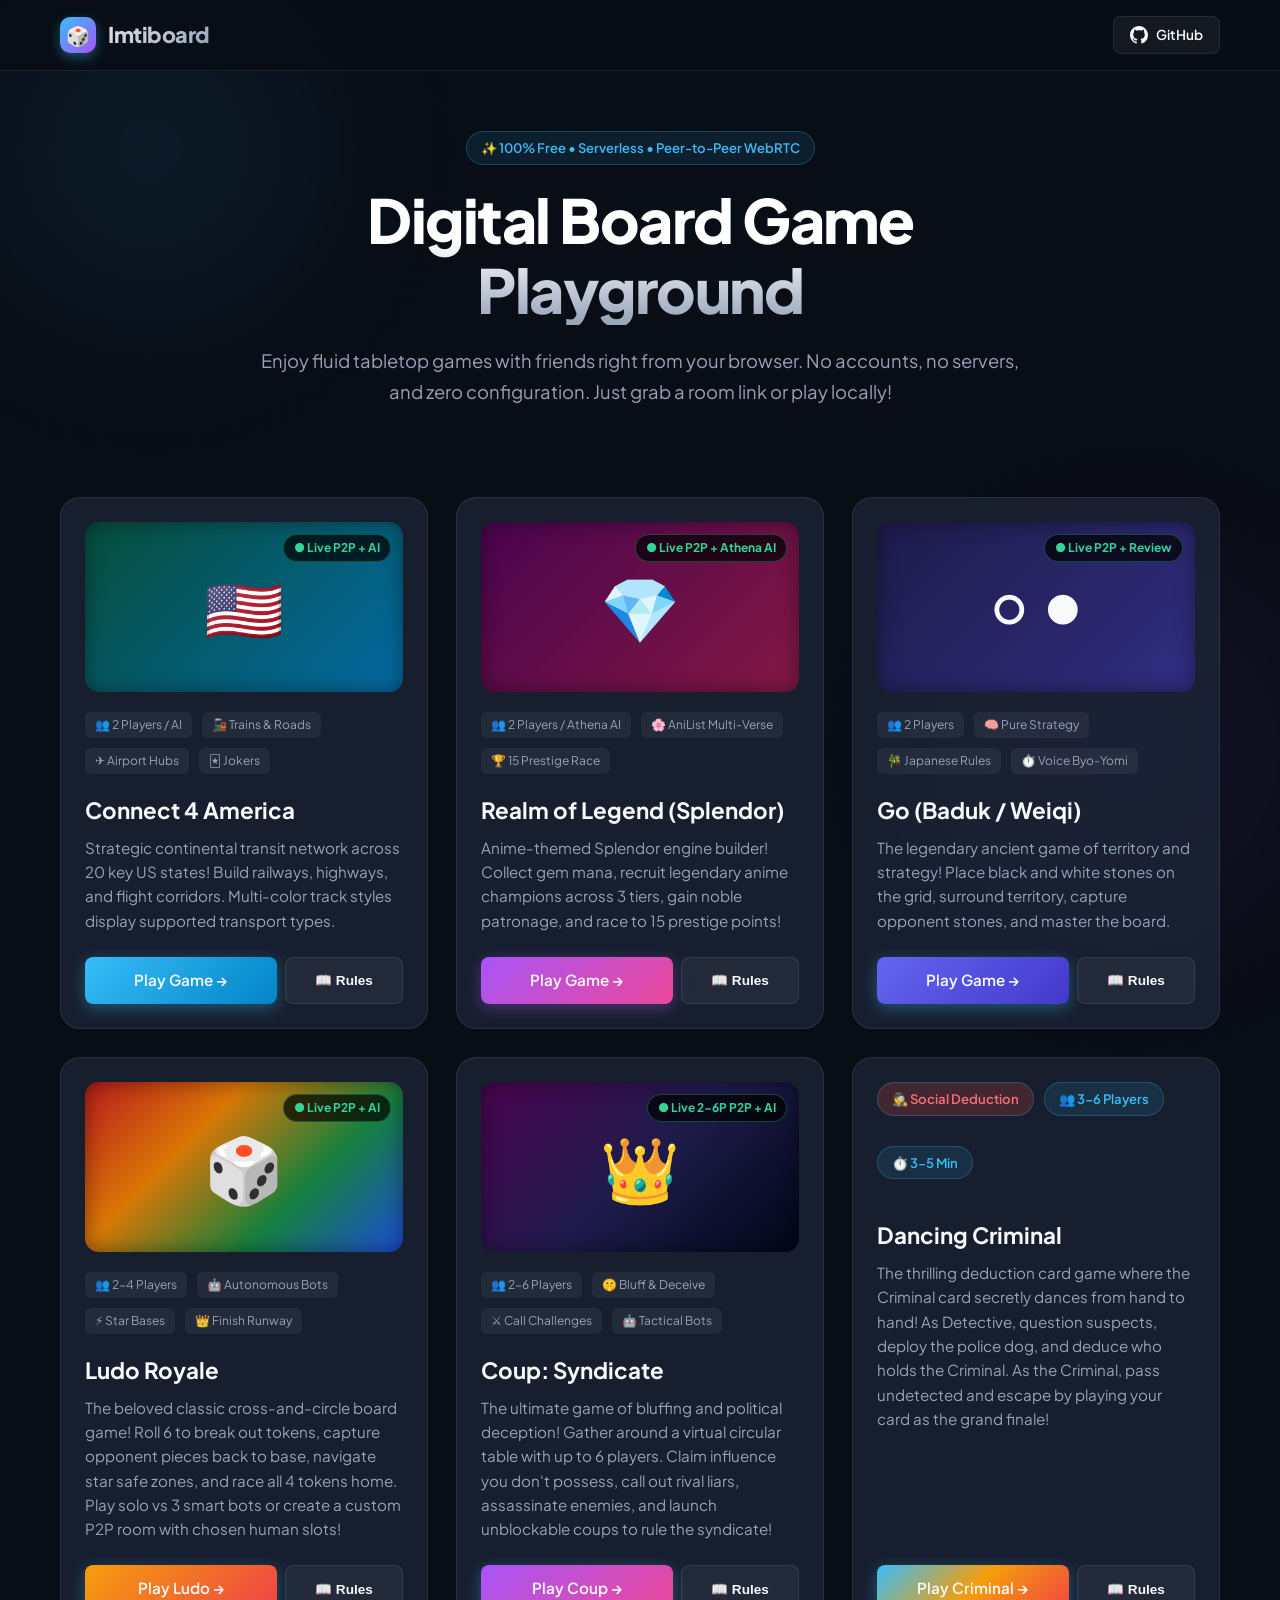
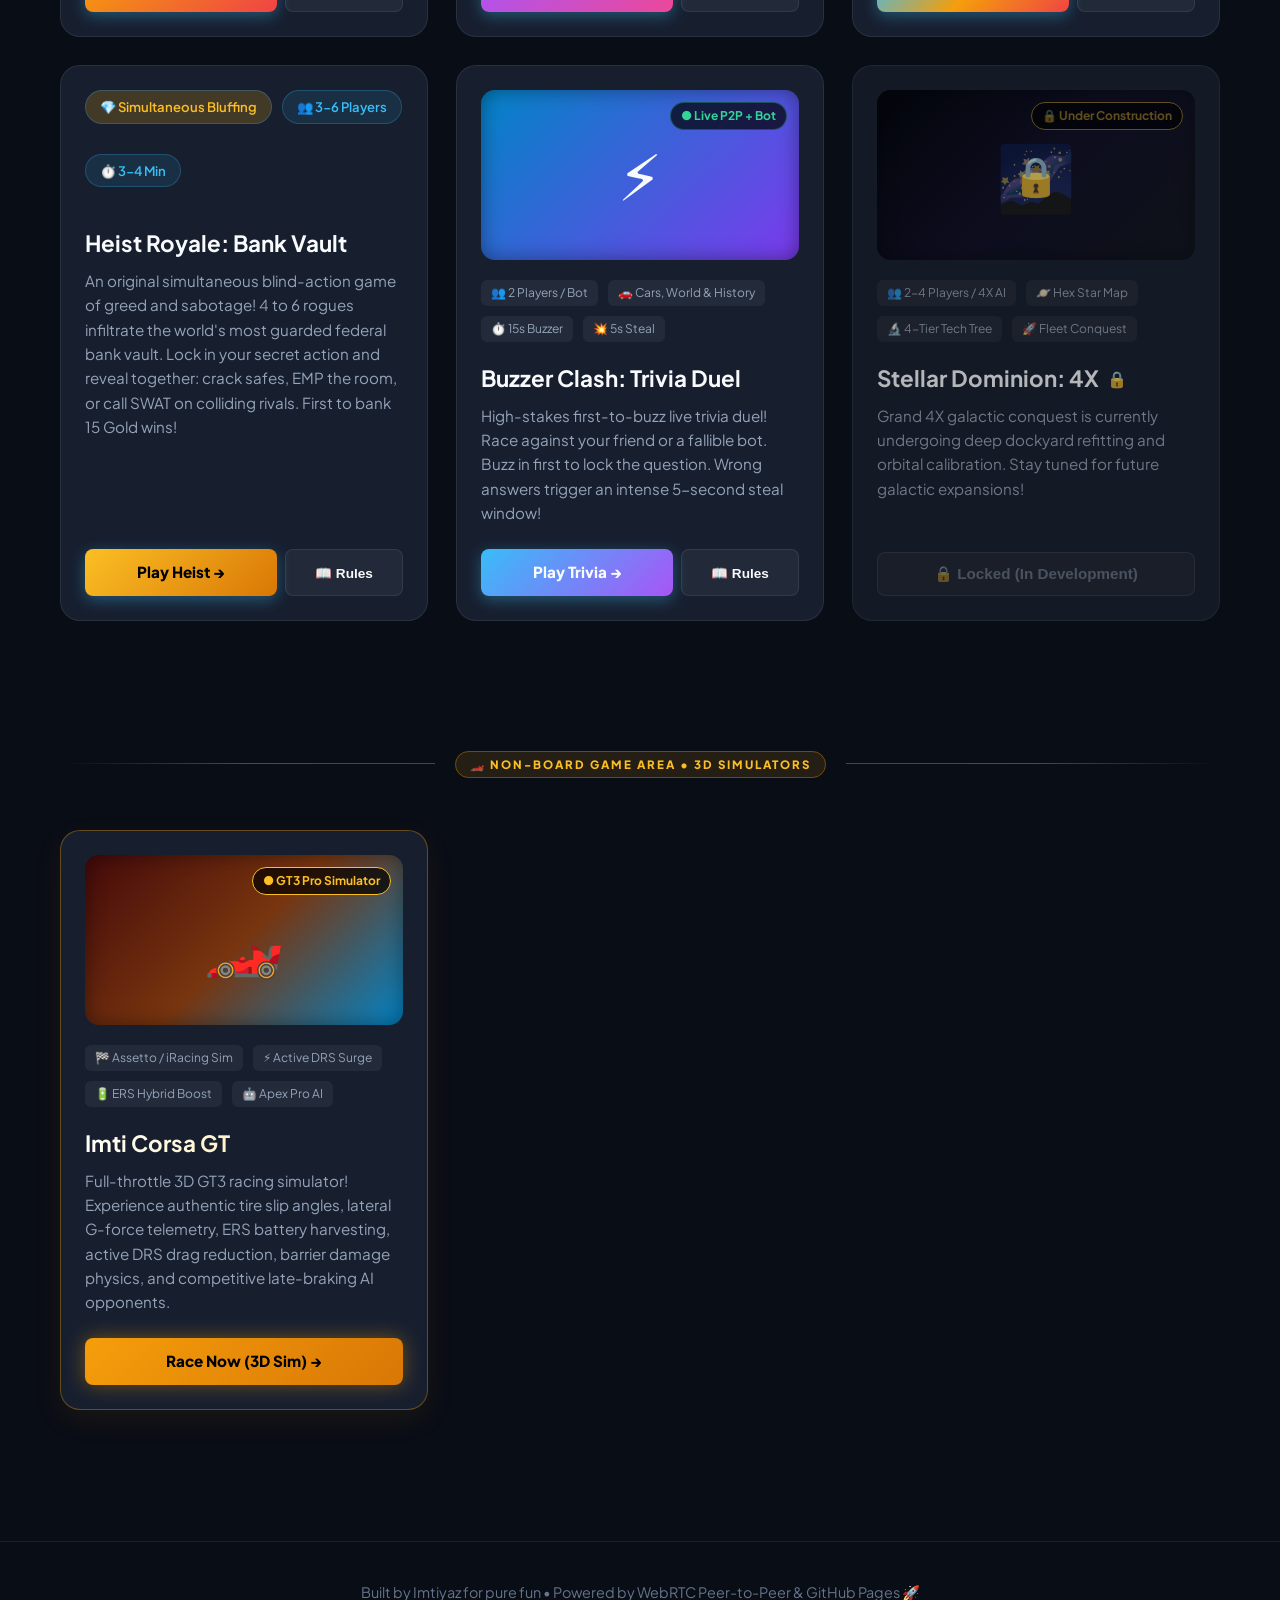
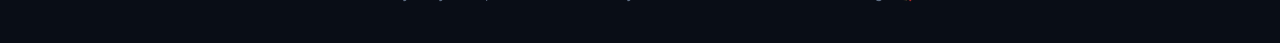
<file: index.html>
<!DOCTYPE html>
<html lang="en">
<head>
  <meta charset="UTF-8">
  <meta http-equiv="refresh" content="0; url=./home/">
  <script>
    window.location.replace("./home/");
  </script>
  <title>Redirecting to Board Game Portal...</title>
</head>
<body style="background:#0f172a; color:#94a3b8; font-family:system-ui,sans-serif; display:flex; align-items:center; justify-content:center; height:100vh; margin:0;">
  <p>Redirecting to <a href="./home/" style="color:#38bdf8;">Board Game Hub</a>...</p>
</body>
</html>
</file>
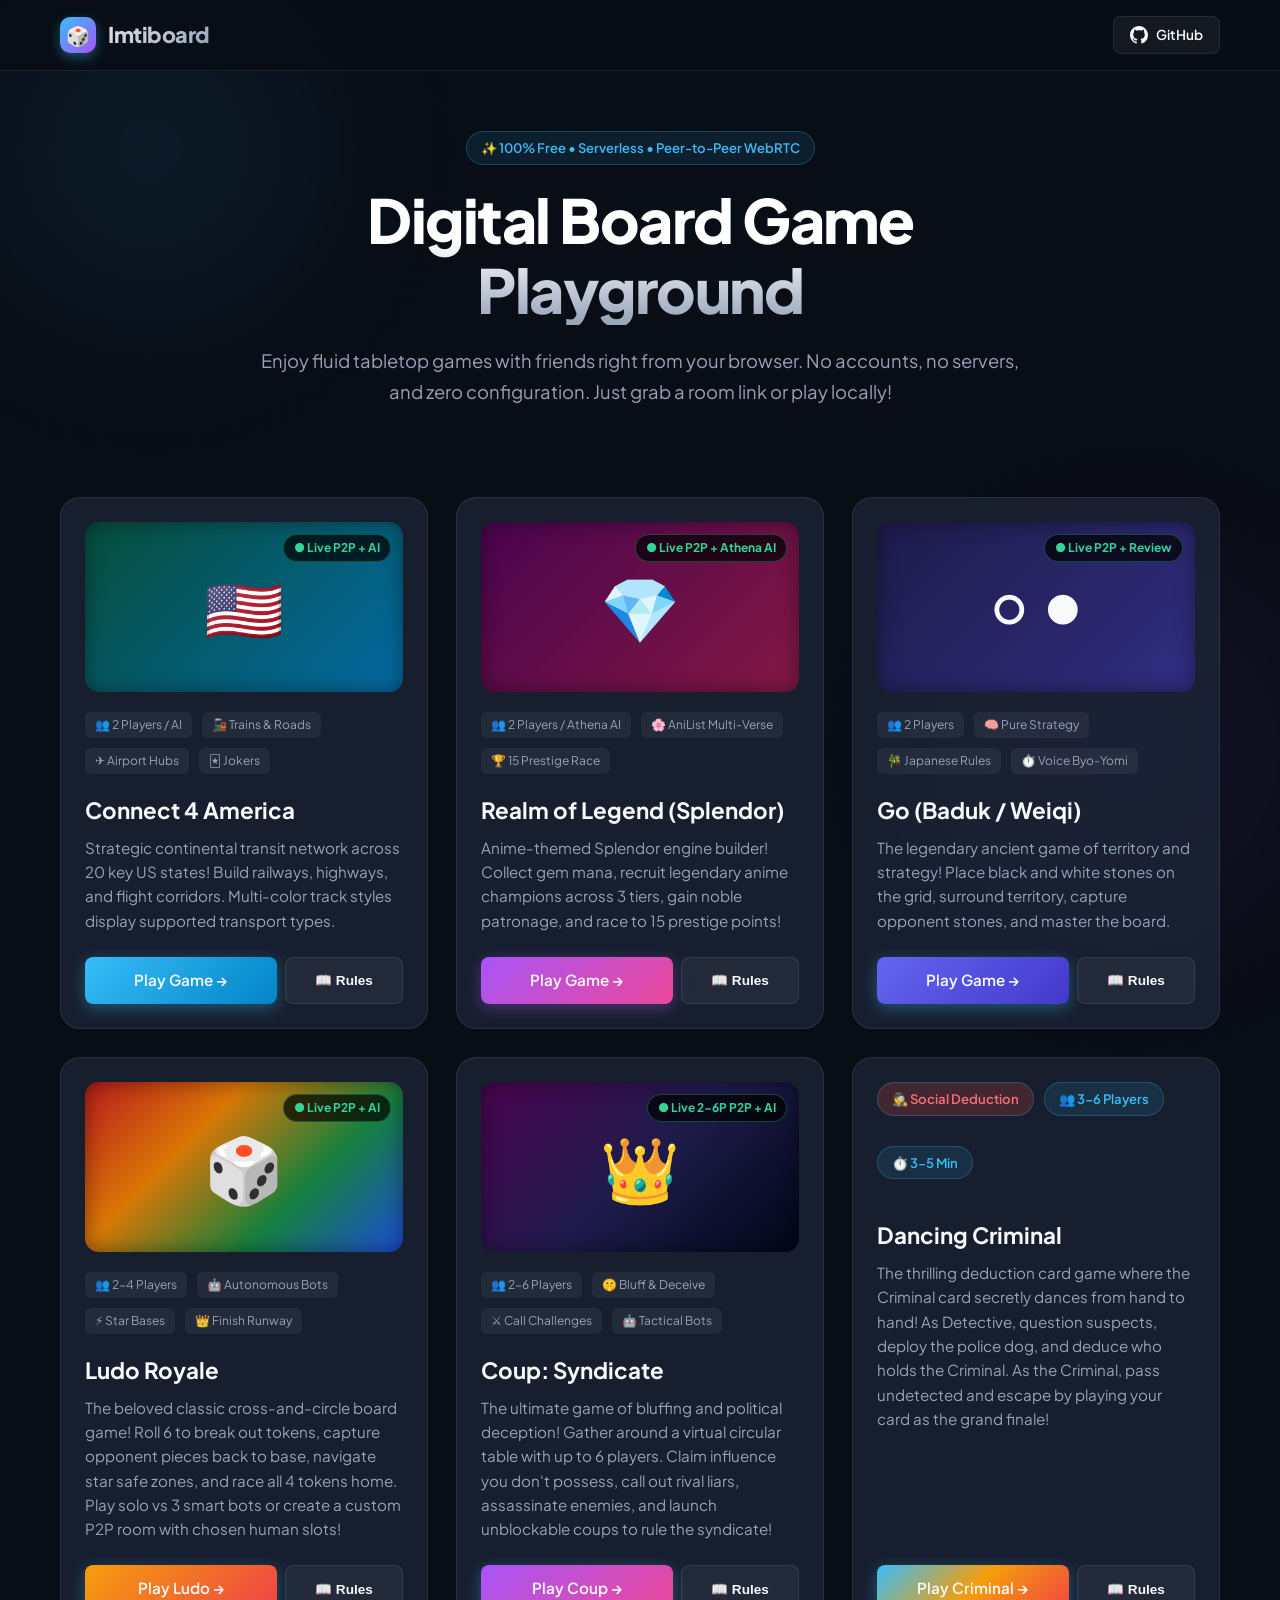
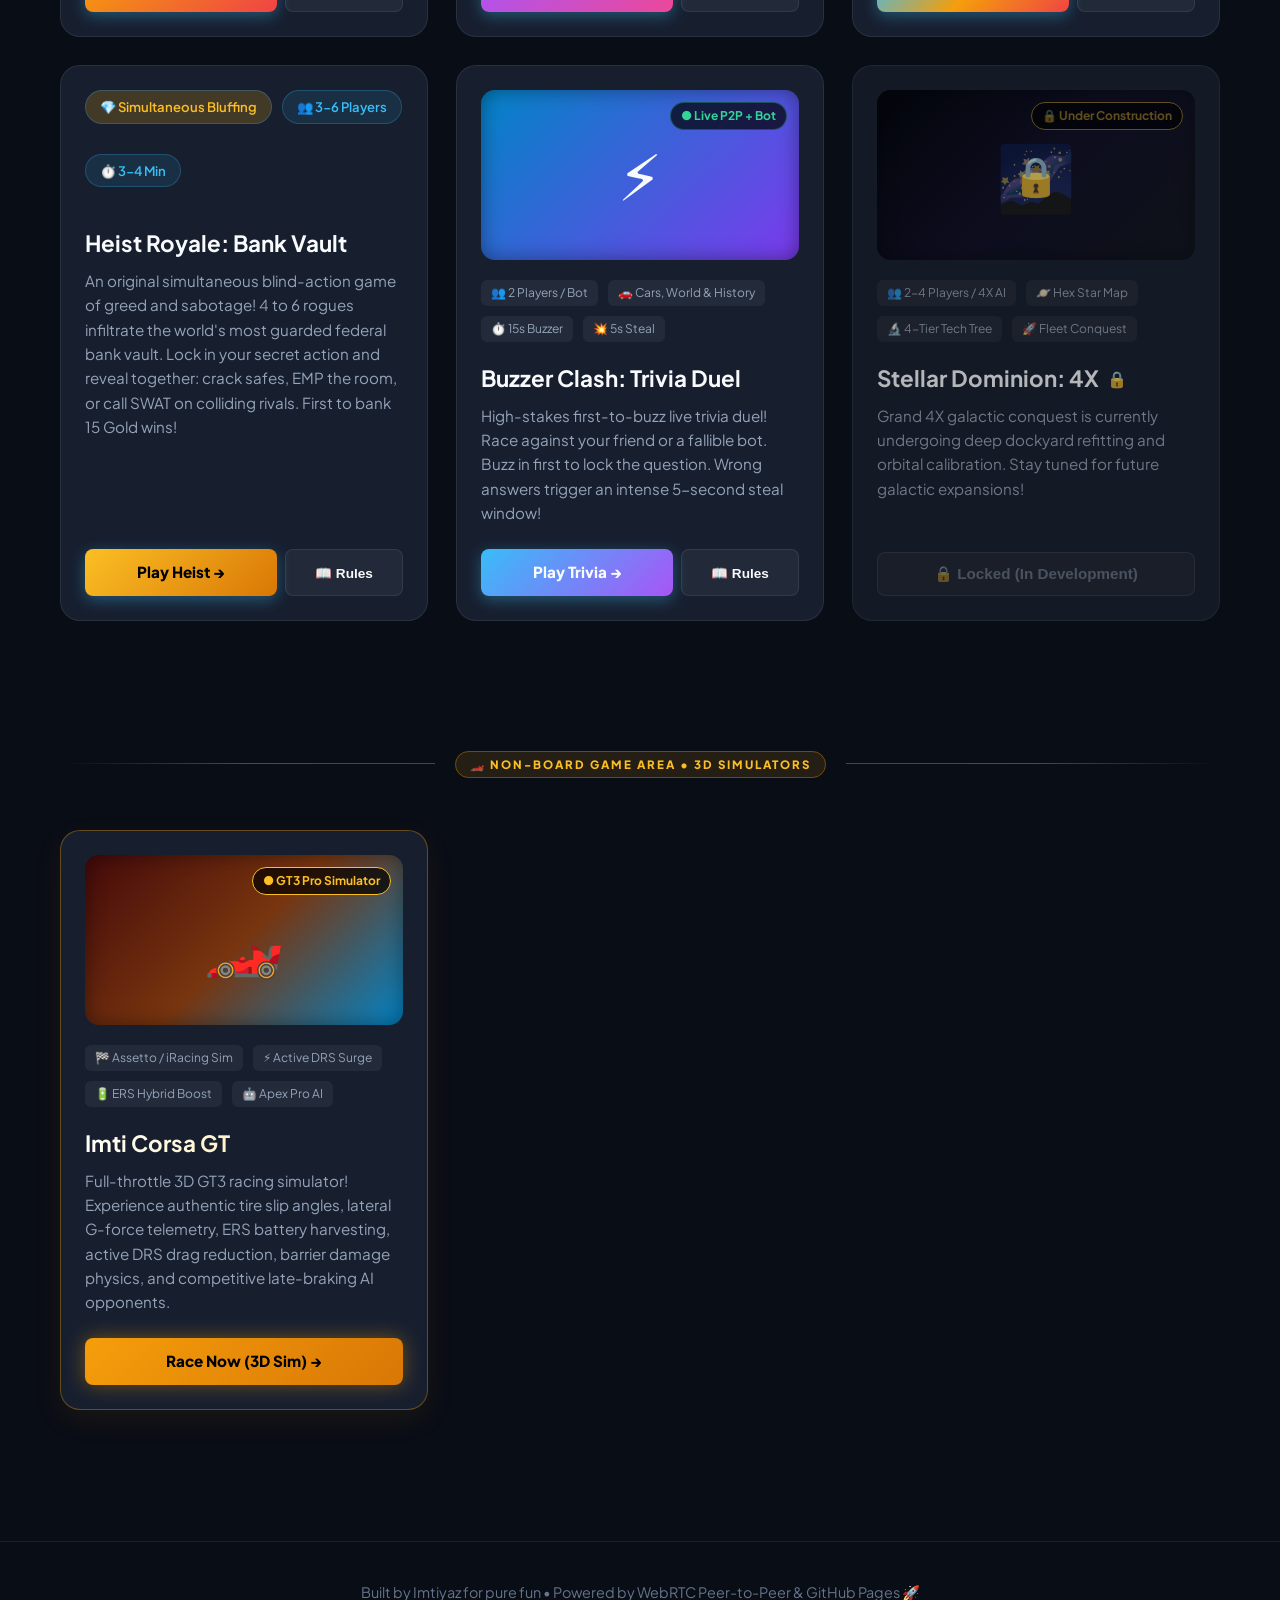
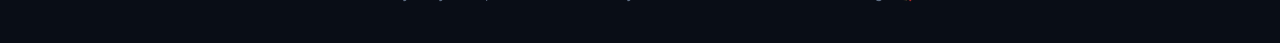
<file: home/index.html>
<!DOCTYPE html>
<html lang="en">
<head>
  <meta charset="UTF-8">
  <meta name="viewport" content="width=device-width, initial-scale=1.0">
  <title>Imtiboard | Modern Web Board Game Hub</title>
  <link rel="preconnect" href="https://fonts.googleapis.com">
  <link rel="preconnect" href="https://fonts.gstatic.com" crossorigin>
  <link href="https://fonts.googleapis.com/css2?family=Plus+Jakarta+Sans:wght@400;500;600;700;800&display=swap" rel="stylesheet">
  <link rel="stylesheet" href="../shared/common.css">
  <style>
    /* Header / Navbar */
    header {
      padding: 16px 0;
      border-bottom: 1px solid var(--border-color);
      position: sticky;
      top: 0;
      z-index: 50;
      background: rgba(9, 13, 22, 0.95);
      transform: translateZ(0);
    }
    @media (min-width: 768px) {
      header {
        background: rgba(9, 13, 22, 0.85);
        backdrop-filter: blur(12px);
        -webkit-backdrop-filter: blur(12px);
      }
    }
    .nav-content {
      display: flex;
      justify-content: space-between;
      align-items: center;
    }
    .logo-badge {
      display: flex;
      align-items: center;
      gap: 12px;
      font-weight: 800;
      font-size: 1.35rem;
      letter-spacing: -0.5px;
      background: linear-gradient(135deg, #fff, var(--text-muted));
      -webkit-background-clip: text;
      -webkit-text-fill-color: transparent;
      text-decoration: none;
    }
    .logo-icon {
      width: 36px;
      height: 36px;
      border-radius: 10px;
      background: linear-gradient(135deg, var(--accent-cyan), var(--accent-purple));
      display: flex;
      align-items: center;
      justify-content: center;
      font-size: 1.2rem;
      color: #fff;
      -webkit-text-fill-color: initial;
      box-shadow: 0 4px 12px rgba(56, 189, 248, 0.4);
    }

    /* Hero Section */
    .hero {
      padding: 60px 0 40px;
      text-align: center;
      max-width: 760px;
      margin: 0 auto;
    }
    .badge {
      display: inline-flex;
      align-items: center;
      gap: 6px;
      padding: 6px 14px;
      border-radius: 999px;
      font-size: 0.82rem;
      font-weight: 600;
      background: rgba(56, 189, 248, 0.1);
      border: 1px solid rgba(56, 189, 248, 0.25);
      color: var(--accent-cyan);
      margin-bottom: 20px;
    }
    .hero h1 {
      font-size: clamp(2.2rem, 5vw, 3.8rem);
      font-weight: 800;
      line-height: 1.15;
      letter-spacing: -1.5px;
      margin-bottom: 20px;
      background: linear-gradient(180deg, #ffffff 40%, #94a3b8 100%);
      -webkit-background-clip: text;
      -webkit-text-fill-color: transparent;
    }
    .hero p {
      font-size: 1.15rem;
      color: var(--text-muted);
      line-height: 1.7;
      margin-bottom: 30px;
    }

    /* Game Showcase Grid */
    .games-grid {
      display: grid;
      grid-template-columns: repeat(auto-fill, minmax(320px, 1fr));
      gap: 28px;
      padding: 20px 0 80px;
    }
    .game-card {
      border-radius: var(--radius-lg);
      padding: 24px;
      display: flex;
      flex-direction: column;
      justify-content: space-between;
      transition: transform 0.2s ease, border-color 0.2s ease, box-shadow 0.2s ease;
      position: relative;
      overflow: hidden;
      contain: content;
    }
    @media (hover: hover) {
      .game-card:hover {
        transform: translateY(-4px);
        border-color: rgba(255, 255, 255, 0.2);
        box-shadow: 0 12px 30px rgba(0, 0, 0, 0.4);
      }
    }
    .game-art-banner {
      width: 100%;
      height: 170px;
      border-radius: var(--radius-md);
      margin-bottom: 20px;
      display: flex;
      align-items: center;
      justify-content: center;
      position: relative;
      overflow: hidden;
      box-shadow: inset 0 0 20px rgba(0,0,0,0.4);
    }
    .game-badge-status {
      position: absolute;
      top: 12px;
      right: 12px;
      font-size: 0.75rem;
      font-weight: 700;
      padding: 4px 10px;
      border-radius: 999px;
      background: rgba(0, 0, 0, 0.7);
      backdrop-filter: blur(8px);
      color: #34d399;
      border: 1px solid rgba(52, 211, 153, 0.3);
    }
    .game-badge-wip {
      color: #fbbf24;
      border-color: rgba(251, 191, 36, 0.3);
    }
    .game-title {
      font-size: 1.4rem;
      font-weight: 700;
      margin-bottom: 8px;
    }
    .game-desc {
      font-size: 0.95rem;
      color: var(--text-muted);
      margin-bottom: 24px;
      line-height: 1.6;
      flex-grow: 1;
    }
    .game-meta {
      display: flex;
      gap: 10px;
      margin-bottom: 20px;
      flex-wrap: wrap;
    }
    .meta-tag {
      font-size: 0.75rem;
      padding: 4px 10px;
      border-radius: 6px;
      background: rgba(255, 255, 255, 0.05);
      color: var(--text-muted);
    }

    footer {
      border-top: 1px solid var(--border-color);
      padding: 40px 0;
      text-align: center;
      color: var(--text-dim);
      font-size: 0.9rem;
    }
  </style>
</head>
<body>
  <div class="ambient-glow glow-1"></div>
  <div class="ambient-glow glow-2"></div>

  <header>
    <div class="container nav-content">
      <a href="./" class="logo-badge">
        <div class="logo-icon">🎲</div>
        <span>Imtiboard</span>
      </a>
      <a href="https://github.com/imtiyaz-kazuha/boardgame-project" target="_blank" class="btn btn-secondary" style="padding: 8px 16px; font-size: 0.85rem;">
        <svg width="18" height="18" viewBox="0 0 24 24" fill="currentColor"><path d="M12 0C5.37 0 0 5.37 0 12c0 5.31 3.435 9.795 8.205 11.385.6.105.825-.255.825-.57 0-.285-.015-1.23-.015-2.235-3.015.555-3.795-.735-4.035-1.41-.135-.345-.72-1.41-1.23-1.695-.42-.225-1.02-.78-.015-.795.945-.015 1.62.87 1.845 1.23 1.08 1.815 2.805 1.305 3.495.99.105-.78.42-1.305.765-1.605-2.67-.3-5.46-1.335-5.46-5.925 0-1.305.465-2.385 1.23-3.225-.12-.3-.54-1.53.12-3.18 0 0 1.005-.315 3.3 1.23.96-.27 1.98-.405 3-.405s2.04.135 3 .405c2.295-1.56 3.3-1.23 3.3-1.23.66 1.65.24 2.88.12 3.18.765.84 1.23 1.905 1.23 3.225 0 4.605-2.805 5.625-5.475 5.925.435.375.81 1.095.81 2.22 0 1.605-.015 2.895-.015 3.3 0 .315.225.69.825.57A12.02 12.02 0 0024 12c0-6.63-5.37-12-12-12z"/></svg>
        GitHub
      </a>
    </div>
  </header>

  <main class="container">
    <section class="hero">
      <div class="badge">✨ 100% Free • Serverless • Peer-to-Peer WebRTC</div>
      <h1>Digital Board Game Playground</h1>
      <p>
        Enjoy fluid tabletop games with friends right from your browser. No accounts, no servers, and zero configuration. Just grab a room link or play locally!
      </p>
    </section>

    <section class="games-grid">
      <!-- Game 1: Connect 4 America -->
      <article class="glass-panel game-card">
        <div>
          <div class="game-art-banner" style="background: linear-gradient(135deg, #064e3b, #0369a1);">
            <div class="game-badge-status">● Live P2P + AI</div>
            <div style="font-size: 4rem;">🇺🇸</div>
          </div>
          <div class="game-meta">
            <span class="meta-tag">👥 2 Players / AI</span>
            <span class="meta-tag">🚂 Trains & Roads</span>
            <span class="meta-tag">✈️ Airport Hubs</span>
            <span class="meta-tag">🃏 Jokers</span>
          </div>
          <h2 class="game-title">Connect 4 America</h2>
          <p class="game-desc">
            Strategic continental transit network across 20 key US states! Build railways, highways, and flight corridors. Multi-color track styles display supported transport types.
          </p>
        </div>
        <div style="display: flex; gap: 8px;">
          <a href="../connect4america/" class="btn btn-primary" style="flex: 2;">
            Play Game →
          </a>
          <button id="rulesBtn" class="btn btn-secondary" style="flex: 1; font-size: 0.85rem;" onclick="openRulesModal()">
            📖 Rules
          </button>
        </div>
      </article>

      <!-- Game 2: Splendor (Anime Edition: Realm of Legend) -->
      <article class="glass-panel game-card">
        <div>
          <div class="game-art-banner" style="background: linear-gradient(135deg, #4a044e, #831843);">
            <div class="game-badge-status">● Live P2P + Athena AI</div>
            <div style="font-size: 4rem;">💎</div>
          </div>
          <div class="game-meta">
            <span class="meta-tag">👥 2 Players / Athena AI</span>
            <span class="meta-tag">🌸 AniList Multi-Verse</span>
            <span class="meta-tag">🏆 15 Prestige Race</span>
          </div>
          <h2 class="game-title">Realm of Legend (Splendor)</h2>
          <p class="game-desc">
            Anime-themed Splendor engine builder! Collect gem mana, recruit legendary anime champions across 3 tiers, gain noble patronage, and race to 15 prestige points!
          </p>
        </div>
        <div style="display: flex; gap: 8px;">
          <a href="../splendor/" class="btn btn-accent" style="flex: 2;">
            Play Game →
          </a>
          <button class="btn btn-secondary" style="flex: 1; font-size: 0.85rem;" onclick="openSplendorRulesModal()">
            📖 Rules
          </button>
        </div>
      </article>

      <!-- Game 3: Go / Baduk -->
      <article class="glass-panel game-card">
        <div>
          <div class="game-art-banner" style="background: linear-gradient(135deg, #1e1b4b, #312e81);">
            <div class="game-badge-status">● Live P2P + Review</div>
            <div style="font-size: 4rem;">⚪⚫</div>
          </div>
          <div class="game-meta">
            <span class="meta-tag">👥 2 Players</span>
            <span class="meta-tag">🧠 Pure Strategy</span>
            <span class="meta-tag">🎋 Japanese Rules</span>
            <span class="meta-tag">⏱️ Voice Byo-Yomi</span>
          </div>
          <h2 class="game-title">Go (Baduk / Weiqi)</h2>
          <p class="game-desc">
            The legendary ancient game of territory and strategy! Place black and white stones on the grid, surround territory, capture opponent stones, and master the board.
          </p>
        </div>
        <div style="display: flex; gap: 8px;">
          <a href="../go/" class="btn btn-primary" style="flex: 2; background: linear-gradient(135deg, #6366f1, #4338ca);">
            Play Game →
          </a>
          <button class="btn btn-secondary" style="flex: 1; font-size: 0.85rem;" onclick="openGoRulesModal()">
            📖 Rules
          </button>
        </div>
      </article>

      <!-- Game 4: Ludo Royale -->
      <article class="glass-panel game-card">
        <div>
          <div class="game-art-banner" style="background: linear-gradient(135deg, #b91c1c, #d97706, #15803d, #1d4ed8);">
            <div class="game-badge-status">● Live P2P + AI</div>
            <div style="font-size: 4rem;">🎲</div>
          </div>
          <div class="game-meta">
            <span class="meta-tag">👥 2-4 Players</span>
            <span class="meta-tag">🤖 Autonomous Bots</span>
            <span class="meta-tag">⚡ Star Bases</span>
            <span class="meta-tag">👑 Finish Runway</span>
          </div>
          <h2 class="game-title">Ludo Royale</h2>
          <p class="game-desc">
            The beloved classic cross-and-circle board game! Roll 6 to break out tokens, capture opponent pieces back to base, navigate star safe zones, and race all 4 tokens home. Play solo vs 3 smart bots or create a custom P2P room with chosen human slots!
          </p>
        </div>
        <div style="display: flex; gap: 8px;">
          <a href="../ludo/" class="btn btn-primary" style="flex: 2; background: linear-gradient(135deg, #f59e0b, #ef4444);">
            Play Ludo →
          </a>
          <button id="ludoRulesBtn" class="btn btn-secondary" style="flex: 1; font-size: 0.85rem;" onclick="openLudoRulesModal()">
            📖 Rules
          </button>
        </div>
      </article>

      <!-- Game 5: Coup (Dystopian Syndicate) -->
      <article class="glass-panel game-card">
        <div>
          <div class="game-art-banner" style="background: linear-gradient(135deg, #4a044e, #1e1b4b, #020617);">
            <div class="game-badge-status">● Live 2-6P P2P + AI</div>
            <div style="font-size: 4rem;">👑</div>
          </div>
          <div class="game-meta">
            <span class="meta-tag">👥 2-6 Players</span>
            <span class="meta-tag">🤫 Bluff & Deceive</span>
            <span class="meta-tag">⚔️ Call Challenges</span>
            <span class="meta-tag">🤖 Tactical Bots</span>
          </div>
          <h2 class="game-title">Coup: Syndicate</h2>
          <p class="game-desc">
            The ultimate game of bluffing and political deception! Gather around a virtual circular table with up to 6 players. Claim influence you don't possess, call out rival liars, assassinate enemies, and launch unblockable coups to rule the syndicate!
          </p>
        </div>
        <div style="display: flex; gap: 8px;">
          <a href="../coup/" class="btn btn-primary" style="flex: 2; background: linear-gradient(135deg, #a855f7, #ec4899);">
            Play Coup →
          </a>
          <button id="coupRulesBtn" class="btn btn-secondary" style="flex: 1; font-size: 0.85rem;" onclick="openCoupRulesModal()">
            📖 Rules
          </button>
        </div>
      </article>

      <!-- Game 4: Dancing Criminal (Criminal Dance) -->
      <article class="glass-panel game-card">
        <div>
          <div class="game-meta">
            <span class="badge" style="background: rgba(239, 68, 68, 0.2); color: #f87171;">🕵️ Social Deduction</span>
            <span class="badge">👥 3-6 Players</span>
            <span class="badge">⏱️ 3-5 Min</span>
          </div>
          <h2 class="game-title">Dancing Criminal</h2>
          <p class="game-desc">
            The thrilling deduction card game where the Criminal card secretly dances from hand to hand! As Detective, question suspects, deploy the police dog, and deduce who holds the Criminal. As the Criminal, pass undetected and escape by playing your card as the grand finale!
          </p>
        </div>
        <div style="display: flex; gap: 8px;">
          <a href="../criminaldance/" class="btn btn-primary" style="flex: 2; background: linear-gradient(135deg, #38bdf8, #f59e0b, #ef4444);">
            Play Criminal →
          </a>
          <button id="crimRulesBtn" class="btn btn-secondary" style="flex: 1; font-size: 0.85rem;" onclick="openCrimRulesModal()">
            📖 Rules
          </button>
        </div>
      </article>

      <!-- Game 5: Heist Royale (Original Invention) -->
      <article class="glass-panel game-card">
        <div>
          <div class="game-meta">
            <span class="badge" style="background: rgba(245, 158, 11, 0.2); color: #fbbf24;">💎 Simultaneous Bluffing</span>
            <span class="badge">👥 3-6 Players</span>
            <span class="badge">⏱️ 3-4 Min</span>
          </div>
          <h2 class="game-title">Heist Royale: Bank Vault</h2>
          <p class="game-desc">
            An original simultaneous blind-action game of greed and sabotage! 4 to 6 rogues infiltrate the world's most guarded federal bank vault. Lock in your secret action and reveal together: crack safes, EMP the room, or call SWAT on colliding rivals. First to bank 15 Gold wins!
          </p>
        </div>
        <div style="display: flex; gap: 8px;">
          <a href="../heistroyale/" class="btn btn-primary" style="flex: 2; background: linear-gradient(135deg, #fbbf24, #d97706); color: #000; font-weight: 800;">
            Play Heist →
          </a>
          <button id="heistRulesBtn" class="btn btn-secondary" style="flex: 1; font-size: 0.85rem;" onclick="openHeistRulesModal()">
            📖 Rules
          </button>
        </div>
      </article>

      <!-- Game 8: Buzzer Clash: Trivia Duel -->
      <article class="glass-panel game-card">
        <div>
          <div class="game-art-banner" style="background: linear-gradient(135deg, #0284c7, #7c3aed);">
            <div class="game-badge-status">● Live P2P + Bot</div>
            <div style="font-size: 4rem;">⚡</div>
          </div>
          <div class="game-meta">
            <span class="meta-tag">👥 2 Players / Bot</span>
            <span class="meta-tag">🚗 Cars, World & History</span>
            <span class="meta-tag">⏱️ 15s Buzzer</span>
            <span class="meta-tag">💥 5s Steal</span>
          </div>
          <h2 class="game-title">Buzzer Clash: Trivia Duel</h2>
          <p class="game-desc">
            High-stakes first-to-buzz live trivia duel! Race against your friend or a fallible bot. Buzz in first to lock the question. Wrong answers trigger an intense 5-second steal window!
          </p>
        </div>
        <div style="display: flex; gap: 8px;">
          <a href="../trivia/" class="btn btn-primary" style="flex: 2; background: linear-gradient(135deg, #38bdf8, #a855f7); font-weight: 800;">
            Play Trivia →
          </a>
          <button id="triviaRulesBtn" class="btn btn-secondary" style="flex: 1; font-size: 0.85rem;" onclick="openTriviaRulesModal()">
            📖 Rules
          </button>
        </div>
      </article>

      <!-- Game 9: Stellar Dominion (4X Galactic Empires) [LOCKED / UNDER CONSTRUCTION] -->
      <article class="glass-panel game-card" style="opacity: 0.72; filter: grayscale(20%);">
        <div>
          <div class="game-art-banner" style="background: linear-gradient(135deg, #030712, #1e1b4b, #1f2937); position: relative;">
            <div class="game-badge-status" style="border-color:#fbbf24; color:#fbbf24;">🔒 Under Construction</div>
            <div style="font-size: 4rem;">🌌</div>
            <div style="position: absolute; inset: 0; background: rgba(0,0,0,0.45); display: flex; align-items: center; justify-content: center; font-size: 2.4rem;">
              🔒
            </div>
          </div>
          <div class="game-meta">
            <span class="meta-tag">👥 2-4 Players / 4X AI</span>
            <span class="meta-tag">🪐 Hex Star Map</span>
            <span class="meta-tag">🔬 4-Tier Tech Tree</span>
            <span class="meta-tag">🚀 Fleet Conquest</span>
          </div>
          <h2 class="game-title" style="display: flex; align-items: center; gap: 8px;">
            <span>Stellar Dominion: 4X</span>
            <span style="font-size: 1rem;">🔒</span>
          </h2>
          <p class="game-desc">
            Grand 4X galactic conquest is currently undergoing deep dockyard refitting and orbital calibration. Stay tuned for future galactic expansions!
          </p>
        </div>
        <div style="display: flex; gap: 8px;">
          <button class="btn btn-secondary" disabled style="flex: 1; cursor: not-allowed; opacity: 0.6; font-weight: 800; background: rgba(255,255,255,0.06); border: 1px solid rgba(255,255,255,0.15); color: #94a3b8;">
            🔒 Locked (In Development)
          </button>
        </div>
      </article>
    </section>

    <!-- ======================================================== -->
    <!-- HORIZONTAL DIVIDER: NON-BOARD GAME AREA                   -->
    <!-- ======================================================== -->
    <div style="margin: 50px 0 35px; display: flex; align-items: center; gap: 20px;">
      <div style="flex: 1; height: 1px; background: linear-gradient(90deg, transparent, rgba(245, 158, 11, 0.4), rgba(56, 189, 248, 0.4));"></div>
      <div style="text-align: center; white-space: nowrap;">
        <span style="font-size: 0.72rem; font-weight: 900; letter-spacing: 2px; text-transform: uppercase; color: #fbbf24; background: rgba(245, 158, 11, 0.12); border: 1px solid rgba(245, 158, 11, 0.35); padding: 5px 14px; border-radius: 999px;">
          🏎️ Non-Board Game Area • 3D Simulators
        </span>
      </div>
      <div style="flex: 1; height: 1px; background: linear-gradient(90deg, rgba(56, 189, 248, 0.4), rgba(245, 158, 11, 0.4), transparent);"></div>
    </div>

    <!-- Non-Board Game Section -->
    <section class="games-grid" style="margin-bottom: 50px;">
      <!-- Simulation 1: Imti Corsa GT -->
      <article class="glass-panel game-card" style="border-color: rgba(245, 158, 11, 0.35); box-shadow: 0 10px 30px rgba(245, 158, 11, 0.08);">
        <div>
          <div class="game-art-banner" style="background: linear-gradient(135deg, #450a0a, #78350f, #0284c7);">
            <div class="game-badge-status" style="border-color: #fbbf24; color: #fbbf24;">● GT3 Pro Simulator</div>
            <div style="font-size: 4rem;">🏎️</div>
          </div>
          <div class="game-meta">
            <span class="meta-tag">🏁 Assetto / iRacing Sim</span>
            <span class="meta-tag">⚡ Active DRS Surge</span>
            <span class="meta-tag">🔋 ERS Hybrid Boost</span>
            <span class="meta-tag">🤖 Apex Pro AI</span>
          </div>
          <h2 class="game-title" style="background: linear-gradient(135deg, #fff, #fde68a); -webkit-background-clip: text; -webkit-text-fill-color: transparent;">
            Imti Corsa GT
          </h2>
          <p class="game-desc">
            Full-throttle 3D GT3 racing simulator! Experience authentic tire slip angles, lateral G-force telemetry, ERS battery harvesting, active DRS drag reduction, barrier damage physics, and competitive late-braking AI opponents.
          </p>
        </div>
        <div style="display: flex; gap: 8px;">
          <a href="../racing/" class="btn btn-primary" style="flex: 1; background: linear-gradient(135deg, #f59e0b, #d97706); color: #000; font-weight: 900; box-shadow: 0 0 20px rgba(245, 158, 11, 0.4);">
            Race Now (3D Sim) →
          </a>
        </div>
      </article>
    </section>
  </main>

  <!-- Rules Modal -->
  <div id="rulesModal" class="glass-panel" style="display:none; position:fixed; inset:0; background:rgba(0,0,0,0.85); backdrop-filter:blur(10px); z-index:200; align-items:center; justify-content:center; padding:20px;">
    <div class="glass-panel" style="width:100%; max-width:620px; max-height:85vh; overflow-y:auto; padding:28px; border-radius:var(--radius-lg); position:relative;">
      <h2 style="font-size:1.6rem; font-weight:800; margin-bottom:12px; background:linear-gradient(135deg, #38bdf8, #818cf8); -webkit-background-clip:text; -webkit-text-fill-color:transparent;">
        📖 How to Play: Connect 4 America
      </h2>
      
      <div style="font-size:0.92rem; color:var(--text-muted); line-height:1.7; display:flex; flex-direction:column; gap:16px;">
        <section>
          <h4 style="color:#f8fafc; margin-bottom:4px;">🎯 Objective & Game End</h4>
          <p>The expedition concludes whenever <strong>fewer than 2 unclaimed paths remain on the map</strong> (or all routes are exhausted). The player with the highest total score wins!</p>
        </section>

        <section>
          <h4 style="color:#f8fafc; margin-bottom:4px;">🗺️ States & Route Points Calculation</h4>
          <p>The board spans <strong>20 strategic US hub cities across 17 distinct states and districts</strong>. Points are calculated dynamically based on real geographic distance:</p>
          <ul style="padding-left:20px; margin-top:4px; display:flex; flex-direction:column; gap:4px;">
            <li><strong>Route Score:</strong> \(\approx 1\text{ pt per } 80\text{ km}\) of true Haversine distance (e.g. Seattle to San Francisco is 1,094 km = <strong>+14 pts</strong>).</li>
            <li><strong>Shared Quests:</strong> Completing shared cross-country bounties awards huge flat bonuses (<strong>+12 to +24 pts</strong>).</li>
          </ul>
        </section>

        <section>
          <h4 style="color:#f8fafc; margin-bottom:4px;">🎫 Transit Tickets, Card Odds & Color Coding</h4>
          <p>Unclaimed routes on the map display their supported transit types. When drawing cards, the balanced deck odds follow an exact <strong>3 : 5 : 4 : 1 ratio</strong> (out of 13 cards):</p>
          <ul style="padding-left:20px; margin-top:4px; display:flex; flex-direction:column; gap:4px;">
            <li><strong style="color:#a855f7;">✈️ Flight Cards (3 / 13 ~ 23%):</strong> Used on purple aerial corridors connecting ✈️ Airport Hubs.</li>
            <li><strong style="color:#facc15;">🚗 Road Cards (5 / 13 ~ 38%):</strong> Used on yellow interstate highway connections.</li>
            <li><strong style="color:#10b981;">🚂 Train Cards (4 / 13 ~ 31%):</strong> Used on green transcontinental rail corridors.</li>
            <li><strong style="color:#ec4899;">🃏 Wild Joker (1 / 13 ~ 8%):</strong> The ultimate wild card — can substitute for any ticket type!</li>
          </ul>
        </section>

        <section>
          <h4 style="color:#f8fafc; margin-bottom:4px;">🔥 High-Stakes Shared Quests (First-to-Claim)</h4>
          <p>Secret missions are <strong>shared public bounties</strong>! Both players race to connect the endpoints. <strong>The moment one player connects the quest, they claim the bonus points and that quest vanishes forever from the board!</strong></p>
        </section>

        <section>
          <h4 style="color:#f8fafc; margin-bottom:4px;">🎲 Team Assignment (Blue vs Red)</h4>
          <p>Players are randomly assigned to <strong>Team Blue 🔵</strong> or <strong>Team Red 🔴</strong> at the start of each match. Claimed routes are painted in your team color with distinct patterns (Solid Train, Dashed Road, Dotted Flight)!</p>
        </section>
      </div>

      <button class="btn btn-primary" style="width:100%; margin-top:20px;" onclick="closeRulesModal()">
        Got it! Close Rules
      </button>
    </div>
  </div>

  <!-- Ludo Rules Modal -->
  <div id="ludoRulesModal" class="glass-panel" style="display:none; position:fixed; inset:0; background:rgba(0,0,0,0.85); backdrop-filter:blur(10px); z-index:200; align-items:center; justify-content:center; padding:20px;">
    <div class="glass-panel" style="width:100%; max-width:620px; max-height:85vh; overflow-y:auto; padding:28px; border-radius:var(--radius-lg); position:relative;">
      <h2 style="font-size:1.6rem; font-weight:800; margin-bottom:12px; background:linear-gradient(135deg, #f59e0b, #ef4444); -webkit-background-clip:text; -webkit-text-fill-color:transparent;">
        🎲 How to Play: Ludo Royale
      </h2>
      
      <div style="font-size:0.92rem; color:var(--text-muted); line-height:1.7; display:flex; flex-direction:column; gap:16px;">
        <section>
          <h4 style="color:#f8fafc; margin-bottom:4px;">🎯 Objective</h4>
          <p>Navigate all 4 of your colored tokens around the 52-tile track and safely down your home runway into the center pocket. The first player to bring all 4 tokens home wins!</p>
        </section>

        <section>
          <h4 style="color:#f8fafc; margin-bottom:4px;">🎲 Rolling & Moving</h4>
          <ul style="padding-left:20px; margin-top:4px; display:flex; flex-direction:column; gap:4px;">
            <li>Roll a <strong>6</strong> to bring a token out of your yard onto your starting tile.</li>
            <li>Rolling a <strong>6 gives you an immediate bonus roll</strong>!</li>
            <li>Click your highlighted movable token to advance it by the dice value.</li>
          </ul>
        </section>

        <section>
          <h4 style="color:#f8fafc; margin-bottom:4px;">⚔️ Capturing & Safe Zones</h4>
          <p>Landing exactly on an opponent's token sends it <strong>back to their yard</strong> and grants you a bonus turn! However, <strong>Star tiles (⭐) and starting colored tiles are Safe Zones</strong> where pieces cannot be captured.</p>
        </section>

        <section>
          <h4 style="color:#f8fafc; margin-bottom:4px;">🤖 Autonomous Bots & Multiplayer</h4>
          <p>Play <strong>Solo vs 3 Bots</strong> right away, or host a <strong>P2P room</strong> with any human count (2, 3, or 4). Any seats not taken by humans are automatically played by smart tactical bots!</p>
        </section>
      </div>

      <button class="btn btn-primary" style="width:100%; margin-top:20px; background:linear-gradient(135deg, #f59e0b, #ef4444);" onclick="closeLudoRulesModal()">
        Got it! Close Rules
      </button>
    </div>
  </div>

  <!-- Coup Rules Modal -->
  <div id="coupRulesModal" class="glass-panel" style="display:none; position:fixed; inset:0; background:rgba(0,0,0,0.85); backdrop-filter:blur(10px); z-index:200; align-items:center; justify-content:center; padding:20px;">
    <div class="glass-panel" style="width:100%; max-width:620px; max-height:85vh; overflow-y:auto; padding:28px; border-radius:var(--radius-lg); position:relative;">
      <h2 style="font-size:1.6rem; font-weight:800; margin-bottom:12px; background:linear-gradient(135deg, #a855f7, #ec4899); -webkit-background-clip:text; -webkit-text-fill-color:transparent;">
        👑 How to Play: Coup Syndicate
      </h2>
      
      <div style="font-size:0.92rem; color:var(--text-muted); line-height:1.7; display:flex; flex-direction:column; gap:16px;">
        <section>
          <h4 style="color:#f8fafc; margin-bottom:4px;">🎯 Objective</h4>
          <p>Eliminate the influence of all other players and be the <strong>last player standing</strong> with any secret influence cards remaining.</p>
        </section>

        <section>
          <h4 style="color:#f8fafc; margin-bottom:4px;">🎭 The 5 Syndicate Roles</h4>
          <ul style="padding-left:20px; margin-top:4px; display:flex; flex-direction:column; gap:4px;">
            <li><strong>👑 Duke:</strong> Take 3 coins from Treasury. Blocks Foreign Aid.</li>
            <li><strong>🗡️ Assassin:</strong> Pay 3 coins to assassinate another player's card. (Can be blocked by Contessa).</li>
            <li><strong>📜 Captain:</strong> Steal 2 coins from any rival. Blocks Stealing.</li>
            <li><strong>🛡️ Contessa:</strong> Blocks assassination attempts on yourself.</li>
            <li><strong>🔍 Ambassador:</strong> Draw 2 cards from court deck to exchange. Blocks Stealing.</li>
          </ul>
        </section>

        <section>
          <h4 style="color:#f8fafc; margin-bottom:4px;">🤫 Bluffing, Challenges & Fast Flow</h4>
          <p>You can claim to hold <strong>any character card</strong>, even if you don't actually have it! Any living rival can shout <strong>⚔️ Challenge!</strong> within the 10-second timer. If all living players click <strong>✓ Pass</strong> or allow the action, the round continues <strong>immediately</strong> without waiting for the timer to expire!</p>
        </section>

        <section>
          <h4 style="color:#f8fafc; margin-bottom:4px;">💥 Launching a Coup</h4>
          <p>Pay 7 coins to launch an <strong>unblockable, unchallengeable Coup</strong> against any player to eliminate one of their influence cards. Mandatory if you hold 10+ coins!</p>
        </section>

        <section>
          <h4 style="color:#f8fafc; margin-bottom:4px;">🤖 2 to 6 Players & Tactical Bots</h4>
          <p>Play solo against up to 5 tactical bots, or create a P2P room with friends. Any empty table slots are automatically filled with AI agents that assess bluff probabilities!</p>
        </section>
      </div>

      <button class="btn btn-primary" style="width:100%; margin-top:20px; background:linear-gradient(135deg, #a855f7, #ec4899);" onclick="closeCoupRulesModal()">
        Got it! Close Rules
      </button>
    </div>
  </div>

  <!-- Dancing Criminal Rules Modal -->
  <div id="crimRulesModal" class="glass-panel" style="display:none; position:fixed; inset:0; background:rgba(0,0,0,0.85); backdrop-filter:blur(10px); z-index:200; align-items:center; justify-content:center; padding:20px;">
    <div class="glass-panel" style="width:100%; max-width:620px; max-height:85vh; overflow-y:auto; padding:28px; border-radius:var(--radius-lg); position:relative;">
      <h2 style="font-size:1.6rem; font-weight:800; margin-bottom:12px; background:linear-gradient(135deg, #38bdf8, #f59e0b, #ef4444); -webkit-background-clip:text; -webkit-text-fill-color:transparent;">
        🕵️ How to Play: Dancing Criminal
      </h2>
      
      <div style="font-size:0.92rem; color:var(--text-muted); line-height:1.7; display:flex; flex-direction:column; gap:16px;">
        <section>
          <h4 style="color:#f8fafc; margin-bottom:4px;">🎯 Objective & Win Conditions</h4>
          <p>Every player starts with <strong>4 cards</strong>. The Criminal card travels secretly between players through card trades and rumor swaps!</p>
          <ul style="padding-left:20px; margin-top:4px; display:flex; flex-direction:column; gap:4px;">
            <li><strong style="color:#ef4444;">🦹 Criminal Victory:</strong> If you hold the Criminal and play it as your <strong>very last card in hand</strong> without getting caught, you and any Accomplice win immediately!</li>
            <li><strong style="color:#38bdf8;">🕵️ Detective Victory:</strong> If you play the <strong>Detective</strong> card (against a target with \(\le 3\) cards) or <strong>Police Dog</strong> and catch the Criminal holder, the Detective team wins!</li>
          </ul>
        </section>

        <section>
          <h4 style="color:#f8fafc; margin-bottom:4px;">🃏 Core Cards & Powers</h4>
          <ul style="padding-left:20px; margin-top:4px; display:flex; flex-direction:column; gap:4px;">
            <li><strong>🦹 Criminal:</strong> Can ONLY be played as your final remaining card!</li>
            <li><strong>🕵️ Detective:</strong> Accuse a suspect with 3 or fewer cards. If correct, Detective wins!</li>
            <li><strong>🐕 Police Dog:</strong> Sniffs 1 card from a target suspect's hand to see if it is the Criminal.</li>
            <li><strong>🤝 Accomplice:</strong> You secretly become an ally to the Criminal and win together!</li>
            <li><strong>🪓 Alibi:</strong> Allows you to claim "Innocent" if accused by the Detective.</li>
            <li><strong>🔄 Information Trade:</strong> All players simultaneously pass 1 card to the left!</li>
            <li><strong>🤫 Rumor:</strong> Everyone takes 1 random card from the player on their right.</li>
          </ul>
        </section>

        <section>
          <h4 style="color:#f8fafc; margin-bottom:4px;">🤖 Solo with Bots or P2P Multiplayer</h4>
          <p>Play with <strong>3 to 6 players</strong>! Jump straight into a match against intelligent tactical bots, or host a room for friends.</p>
        </section>
      </div>

      <button class="btn btn-primary" style="width:100%; margin-top:20px; background:linear-gradient(135deg, #38bdf8, #f59e0b, #ef4444);" onclick="closeCrimRulesModal()">
        Got it! Close Rules
      </button>
    </div>
  </div>

  <!-- Heist Royale Rules Modal -->
  <div id="heistRulesModal" class="glass-panel" style="display:none; position:fixed; inset:0; background:rgba(0,0,0,0.85); backdrop-filter:blur(10px); z-index:200; align-items:center; justify-content:center; padding:20px;">
    <div class="glass-panel" style="width:100%; max-width:620px; max-height:85vh; overflow-y:auto; padding:28px; border-radius:var(--radius-lg); position:relative;">
      <h2 style="font-size:1.6rem; font-weight:800; margin-bottom:12px; background:linear-gradient(135deg, #fbbf24, #10b981); -webkit-background-clip:text; -webkit-text-fill-color:transparent;">
        💎 How to Play: Heist Royale (Bank Vault)
      </h2>
      
      <div style="font-size:0.92rem; color:var(--text-muted); line-height:1.7; display:flex; flex-direction:column; gap:16px;">
        <section>
          <h4 style="color:#f8fafc; margin-bottom:4px;">🎯 Objective & Win Conditions</h4>
          <p>Compete over <strong>8 intense rounds</strong> to escape with the largest fortune, or be the first mastermind to bank <strong>15+ Gold</strong> in your safehouse!</p>
        </section>

        <section>
          <h4 style="color:#f8fafc; margin-bottom:4px;">⚡ Simultaneous Action & Greed Collisions</h4>
          <p>Every turn, all players secretly lock in 1 card from their hand. <strong>Then all cards reveal simultaneously!</strong></p>
          <ul style="padding-left:20px; margin-top:4px; display:flex; flex-direction:column; gap:4px;">
            <li><strong>💰 Safecracker:</strong> Take 3 Gold from the vault. <em>(Fails if 2+ players pick Safecracker!)</em></li>
            <li><strong>💎 Cat Burglar:</strong> Steal the Giant Diamond (+5 Gold). <em>(Collides and fails if another rogue also picks Cat Burglar!)</em></li>
            <li><strong>🪓 Hacker:</strong> EMP blast! Steals 1 Gold from every rogue who successfully scores this turn.</li>
            <li><strong>🥷 Pickpocket:</strong> Target a rival; if they score gold this turn, snatch half of it!</li>
            <li><strong>🚨 The Snitch:</strong> Call Bank Security SWAT. If 2+ players collided this turn, collect a +4 Gold bounty from the bank!</li>
            <li><strong>🚗 Getaway Driver:</strong> Permanently bank all your loose gold into your safehouse (banked gold can never be stolen!).</li>
          </ul>
        </section>
      </div>

      <button class="btn btn-primary" style="width:100%; margin-top:20px; background:linear-gradient(135deg, #fbbf24, #d97706); color:#000; font-weight:800;" onclick="closeHeistRulesModal()">
        Got it! Close Rules
      </button>
    </div>
  </div>

  <!-- Realm of Legend (Splendor) Rules Modal -->
  <div id="splendorRulesModal" class="glass-panel" style="display:none; position:fixed; inset:0; background:rgba(0,0,0,0.85); backdrop-filter:blur(10px); z-index:200; align-items:center; justify-content:center; padding:20px;">
    <div class="glass-panel" style="width:100%; max-width:680px; max-height:85vh; overflow-y:auto; padding:28px; border-radius:var(--radius-lg); position:relative; border: 2px solid rgba(245, 158, 11, 0.4);">
      <h2 style="font-size:1.6rem; font-weight:800; margin-bottom:12px; background:linear-gradient(135deg, #f59e0b, #ec4899); -webkit-background-clip:text; -webkit-text-fill-color:transparent;">
        💎 How to Play: Realm of Legend (Splendor)
      </h2>
      
      <div style="font-size:0.92rem; color:var(--text-muted); line-height:1.7; display:flex; flex-direction:column; gap:16px;">
        <!-- Objective -->
        <div style="padding:14px; border-radius:12px; background:rgba(245, 158, 11, 0.1); border:1px solid rgba(245, 158, 11, 0.3);">
          <h4 style="color:#fbbf24; font-size:1rem; margin-bottom:4px; font-weight:800;">🏆 The Victory Objective</h4>
          <p style="color:#f1f5f9; margin:0;">
            Be the first player to reach <strong>15 Prestige Points</strong> by recruiting anime champions and winning the favor of legendary Noble patrons!
          </p>
        </div>

        <!-- 3 Actions -->
        <div>
          <h4 style="color:#a855f7; font-size:0.95rem; font-weight:800; text-transform:uppercase; margin-bottom:8px;">
            On Your Turn (Choose EXACTLY 1 Action):
          </h4>
          <div style="display:flex; flex-direction:column; gap:8px;">
            <div style="padding:12px; border-radius:10px; background:rgba(2, 6, 23, 0.8); border:1px solid rgba(255,255,255,0.08);">
              <strong style="color:#fff; display:block; margin-bottom:2px;">1. Take Gem Tokens from the Bank:</strong>
              <p style="margin:0; font-size:0.88rem; color:#94a3b8;">
                • Take <strong>3 different color gems</strong> (e.g. 1 Ruby, 1 Sapphire, 1 Emerald)<br/>
                • OR take <strong>2 identical color gems</strong> (only permitted if 4+ tokens of that color remain in bank).<br/>
                • <em>Note: Max token pouch hand limit is 10.</em>
              </p>
            </div>

            <div style="padding:12px; border-radius:10px; background:rgba(2, 6, 23, 0.8); border:1px solid rgba(255,255,255,0.08);">
              <strong style="color:#fff; display:block; margin-bottom:2px;">2. Recruit an Anime Champion:</strong>
              <p style="margin:0; font-size:0.88rem; color:#94a3b8;">
                Pay the required gem cost. Each recruited card gives you:
                <br/>• <strong>Prestige Points</strong> towards the 15 required to win.
                <br/>• <strong>A Permanent Gem Discount</strong>! Once recruited, this card permanently reduces all your future card purchases of that element!
              </p>
            </div>

            <div style="padding:12px; border-radius:10px; background:rgba(2, 6, 23, 0.8); border:1px solid rgba(255,255,255,0.08);">
              <strong style="color:#fff; display:block; margin-bottom:2px;">3. Reserve a Card:</strong>
              <p style="margin:0; font-size:0.88rem; color:#94a3b8;">
                Hold a card in your private hand (up to 3 held) to prevent your opponent from buying it, and claim <strong>1 Gold Wildcard</strong> token from the bank!
              </p>
            </div>
          </div>
        </div>

        <!-- Visual Card Anatomy Breakdown -->
        <div style="padding:16px; border-radius:14px; background:rgba(2, 6, 23, 0.95); border:1px solid rgba(255,255,255,0.12);">
          <h4 style="color:#f59e0b; font-size:0.95rem; font-weight:800; text-transform:uppercase; margin-bottom:12px;">
            🃏 Card Anatomy & Breakdown Example:
          </h4>

          <div style="display:flex; flex-wrap:wrap; gap:16px; align-items:center;">
            <!-- Real Sample Card Graphic -->
            <div style="width:170px; border-radius:12px; overflow:hidden; border:2px solid #f59e0b; background:#0f172a; box-shadow:0 10px 25px rgba(0,0,0,0.6); flex-shrink:0;">
              <!-- Header -->
              <div style="display:flex; justify-content:space-between; align-items:center; padding:6px 10px; background:rgba(0,0,0,0.85);">
                <span style="font-size:0.8rem; font-weight:900; color:#fbbf24; background:rgba(245,158,11,0.2); padding:2px 6px; border-radius:4px; border:1px solid rgba(245,158,11,0.4);">
                  🏆 4
                </span>
                <div style="width:22px; height:22px; border-radius:50%; background:#7e22ce; border:2px solid #fff; box-shadow:0 0 8px rgba(168,85,247,0.8); display:flex; align-items:center; justify-content:center;">
                  <span style="width:6px; height:6px; border-radius:50%; background:#fff;"></span>
                </div>
              </div>
              <!-- Art -->
              <div style="position:relative; width:100%; height:140px; background:#020617; overflow:hidden;">
                <img src="https://s4.anilist.co/file/anilistcdn/character/large/b127691-9zqh1xpIubn7.png" alt="Satoru Gojo" style="width:100%; height:100%; object-fit:cover; object-position:top;" loading="lazy">
                <div style="position:absolute; bottom:0; left:0; right:0; padding:6px; background:linear-gradient(to top, rgba(0,0,0,0.9), transparent);">
                  <div style="font-size:0.78rem; font-weight:900; color:#fff;">Satoru Gojou</div>
                  <div style="font-size:0.68rem; color:#94a3b8;">Jujutsu Kaisen</div>
                </div>
              </div>
              <!-- Cost Footer -->
              <div style="padding:6px 8px; background:#020617; border-top:1px solid rgba(255,255,255,0.08); display:flex; justify-content:space-between; align-items:center;">
                <div style="display:flex; gap:4px;">
                  <span style="width:20px; height:20px; border-radius:50%; background:#e11d48; font-size:0.7rem; font-weight:900; color:#fff; display:flex; align-items:center; justify-content:center; border:1px solid rgba(255,255,255,0.4);">3</span>
                  <span style="width:20px; height:20px; border-radius:50%; background:#0284c7; font-size:0.7rem; font-weight:900; color:#fff; display:flex; align-items:center; justify-content:center; border:1px solid rgba(255,255,255,0.4);">3</span>
                  <span style="width:20px; height:20px; border-radius:50%; background:#581c87; font-size:0.7rem; font-weight:900; color:#fff; display:flex; align-items:center; justify-content:center; border:1px solid rgba(255,255,255,0.4);">3</span>
                </div>
                <span style="font-size:0.7rem; font-weight:800; color:#fbbf24; background:rgba(245,158,11,0.2); padding:2px 6px; border-radius:4px;">Recruit</span>
              </div>
            </div>

            <!-- Labels -->
            <div style="display:flex; flex-direction:column; gap:8px; font-size:0.85rem; flex:1; min-width:200px;">
              <div>
                <strong style="color:#fbbf24;">🏆 Top Left:</strong> <strong>4 Prestige Points</strong> earned towards the 15 required for victory.
              </div>
              <div>
                <strong style="color:#c084fc;">💎 Top Right:</strong> <strong>Permanent Onyx Gem Discount</strong> (every future card requiring Onyx costs 1 less).
              </div>
              <div>
                <strong style="color:#f43f5e;">🪙 Bottom Row:</strong> <strong>Gem Cost</strong> (Requires 3 Ruby, 3 Sapphire, and 3 Onyx to recruit).
              </div>
            </div>
          </div>
        </div>

        <!-- Noble Patrons -->
        <div style="padding:14px; border-radius:12px; background:rgba(79, 70, 229, 0.15); border:1px solid rgba(99, 102, 241, 0.3);">
          <h4 style="color:#818cf8; font-size:1rem; margin-bottom:4px; font-weight:800;">👑 Noble Patrons (Worth 3 Points Each!)</h4>
          <p style="color:#e2e8f0; margin:0; font-size:0.88rem;">
            Noble patrons (like Gojo, Gear 5 Luffy, and Captain Levi) don't cost tokens. If your recruited cards provide the required bonus elements, the noble visits you automatically at the end of your turn!
          </p>
        </div>
      </div>

      <button class="btn btn-primary" style="width:100%; margin-top:20px; background:linear-gradient(135deg, #f59e0b, #ec4899); font-weight:800;" onclick="closeSplendorRulesModal()">
        Got it! Close Rules
      </button>
    </div>
  </div>

  <!-- Go (Baduk / Weiqi) Rules Modal -->
  <div id="goRulesModal" class="glass-panel" style="display:none; position:fixed; inset:0; background:rgba(0,0,0,0.85); backdrop-filter:blur(10px); z-index:200; align-items:center; justify-content:center; padding:20px;">
    <div class="glass-panel" style="width:100%; max-width:640px; max-height:85vh; overflow-y:auto; padding:28px; border-radius:var(--radius-lg); position:relative; border: 2px solid rgba(99, 102, 241, 0.4);">
      <h2 style="font-size:1.6rem; font-weight:800; margin-bottom:12px; background:linear-gradient(135deg, #818cf8, #c084fc); -webkit-background-clip:text; -webkit-text-fill-color:transparent;">
        ⚪⚫ How to Play: Go (Baduk / 碁)
      </h2>
      
      <div style="font-size:0.92rem; color:var(--text-muted); line-height:1.7; display:flex; flex-direction:column; gap:16px;">
        <section>
          <h4 style="color:#f8fafc; margin-bottom:4px;">🎯 Objective</h4>
          <p>Go is an ancient game of territory. Two players (Black and White) take turns placing stones on the grid intersections. The player who surrounds and controls the greatest territory on the board wins.</p>
        </section>

        <section>
          <h4 style="color:#818cf8; margin-bottom:4px;">⚔️ Liberties & Capturing Stones</h4>
          <p>Every stone or connected chain of stones has adjacent unoccupied intersections called <strong>Liberties</strong>. If all liberties of an opponent's group are occupied by your stones, the group is <strong>captured and removed</strong> from the board as prisoners!</p>
        </section>

        <section>
          <h4 style="color:#818cf8; margin-bottom:4px;">🚫 Basic Ko Rule & No Suicide</h4>
          <p>You cannot make a move that leaves your stone with zero liberties unless that move immediately captures opponent stones (suicide is illegal). The <strong>Ko rule</strong> prevents endless loops: you cannot immediately recapture a single stone if it repeats the exact previous board state.</p>
        </section>

        <section>
          <h4 style="color:#818cf8; margin-bottom:4px;">🎌 Japanese Rules & Komi</h4>
          <p>Black moves first. To compensate White for moving second, White receives <strong>6.5 Komi points</strong>. When both players pass consecutively, the game enters the removal phase to mark dead stones, and territory is tallied automatically!</p>
        </section>
      </div>

      <button class="btn btn-primary" style="width:100%; margin-top:20px; background:linear-gradient(135deg, #6366f1, #4338ca); font-weight:800;" onclick="closeGoRulesModal()">
        Got it! Close Rules
      </button>
    </div>
  </div>

  <!-- Buzzer Clash Rules Modal -->
  <div id="triviaRulesModal" class="glass-panel" style="display:none; position:fixed; inset:0; background:rgba(0,0,0,0.85); backdrop-filter:blur(10px); z-index:200; align-items:center; justify-content:center; padding:20px;">
    <div class="glass-panel" style="width:100%; max-width:640px; max-height:85vh; overflow-y:auto; padding:28px; border-radius:var(--radius-lg); position:relative; border: 2px solid rgba(56, 189, 248, 0.4);">
      <h2 style="font-size:1.6rem; font-weight:800; margin-bottom:12px; background:linear-gradient(135deg, #38bdf8, #a855f7); -webkit-background-clip:text; -webkit-text-fill-color:transparent;">
        ⚡ How to Play: Buzzer Clash
      </h2>
      
      <div style="font-size:0.92rem; color:var(--text-muted); line-height:1.7; display:flex; flex-direction:column; gap:16px;">
        <section>
          <h4 style="color:#38bdf8; margin-bottom:4px; font-weight:800;">⏱️ The 15-Second Buzzer</h4>
          <p>Each question has a 15-second countdown. <strong>First player to tap an answer locks the question!</strong> If nobody answers within 15 seconds, the question is automatically skipped and no points are awarded.</p>
        </section>

        <section>
          <h4 style="color:#10b981; margin-bottom:4px; font-weight:800;">🎯 Correct Answer & Speed Points</h4>
          <p>Answering correctly awards high points based on speed (up to <strong>1,100 pts</strong> for immediate buzzes, scaling down with the timer).</p>
        </section>

        <section>
          <h4 style="color:#ef4444; margin-bottom:4px; font-weight:800;">💥 Wrong Answer Penalty & 5-Second Steal</h4>
          <p>If you buzz in and answer <strong>wrong</strong>, you suffer a <strong>-250 point penalty</strong> and are locked out. Your opponent gets an intense <strong>5-second Steal Window</strong> to claim the points!</p>
        </section>

        <section>
          <h4 style="color:#fbbf24; margin-bottom:4px; font-weight:800;">🤖 Fallible AI & Custom Settings</h4>
          <p>Choose between 10, 20, or 30 questions across Cars & Automotive, Geography, History, Science, or All. In Solo mode, the AI simulates real human thinking delay and realistic mistakes (~50% to ~85% accuracy depending on difficulty)!</p>
        </section>
      </div>

      <button class="btn btn-primary" style="width:100%; margin-top:20px; background:linear-gradient(135deg, #38bdf8, #a855f7); font-weight:800;" onclick="closeTriviaRulesModal()">
        Got it! Close Rules
      </button>
    </div>
  </div>

  <script>
    function openRulesModal() {
      document.getElementById('rulesModal').style.display = 'flex';
    }
    function closeRulesModal() {
      document.getElementById('rulesModal').style.display = 'none';
    }
    function openLudoRulesModal() {
      document.getElementById('ludoRulesModal').style.display = 'flex';
    }
    function closeLudoRulesModal() {
      document.getElementById('ludoRulesModal').style.display = 'none';
    }
    function openCoupRulesModal() {
      document.getElementById('coupRulesModal').style.display = 'flex';
    }
    function closeCoupRulesModal() {
      document.getElementById('coupRulesModal').style.display = 'none';
    }
    function openCrimRulesModal() {
      document.getElementById('crimRulesModal').style.display = 'flex';
    }
    function closeCrimRulesModal() {
      document.getElementById('crimRulesModal').style.display = 'none';
    }
    function openHeistRulesModal() {
      document.getElementById('heistRulesModal').style.display = 'flex';
    }
    function closeHeistRulesModal() {
      document.getElementById('heistRulesModal').style.display = 'none';
    }
    function openSplendorRulesModal() {
      document.getElementById('splendorRulesModal').style.display = 'flex';
    }
    function closeSplendorRulesModal() {
      document.getElementById('splendorRulesModal').style.display = 'none';
    }
    function openGoRulesModal() {
      document.getElementById('goRulesModal').style.display = 'flex';
    }
    function closeGoRulesModal() {
      document.getElementById('goRulesModal').style.display = 'none';
    }
    function openTriviaRulesModal() {
      document.getElementById('triviaRulesModal').style.display = 'flex';
    }
    function closeTriviaRulesModal() {
      document.getElementById('triviaRulesModal').style.display = 'none';
    }
  </script>

  <footer>
    <div class="container">
      <p>Built by Imtiyaz for pure fun • Powered by WebRTC Peer-to-Peer & GitHub Pages 🚀</p>
    </div>
  </footer>
</body>
</html>
</file>
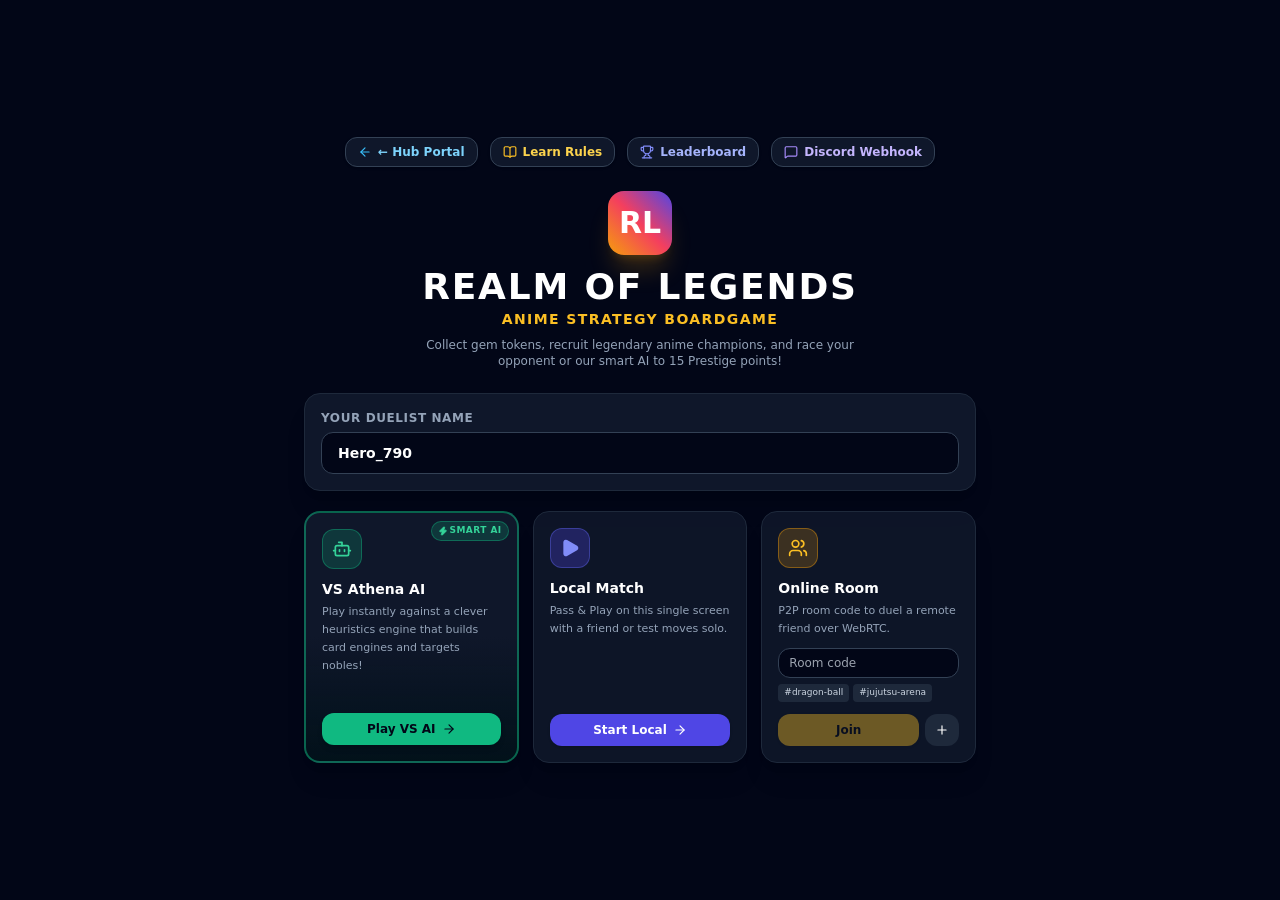
<file: splendor/index.html>
<!doctype html>
<html lang="en">
  <head>
    <meta charset="UTF-8" />
    <meta name="referrer" content="no-referrer" />
    <link rel="icon" type="image/svg+xml" href="data:image/svg+xml,<svg xmlns='http://www.w3.org/2000/svg' viewBox='0 0 100 100'><text y='.9em' font-size='90'>⚔️</text></svg>" />
    <meta name="viewport" content="width=device-width, initial-scale=1.0" />
    <title>Realm of Legends - Anime Card Battler & Gacha</title>
    <script type="module" crossorigin src="./assets/index-BkOUAHp3.js"></script>
    <link rel="stylesheet" crossorigin href="./assets/index-CJKCJD9Y.css">
  </head>
  <body>
    <div id="root"></div>
  </body>
</html>
</file>
<file: shared/common.css>
:root {
  --bg-primary: #090d16;
  --bg-secondary: #0f172a;
  --bg-card: rgba(30, 41, 59, 0.7);
  --border-color: rgba(255, 255, 255, 0.08);
  --accent-cyan: #38bdf8;
  --accent-purple: #a855f7;
  --accent-pink: #ec4899;
  --accent-amber: #f59e0b;
  --text-main: #f8fafc;
  --text-muted: #94a3b8;
  --text-dim: #64748b;
  --radius-sm: 8px;
  --radius-md: 14px;
  --radius-lg: 20px;
  --font-family: 'Plus Jakarta Sans', system-ui, -apple-system, sans-serif;
}

* {
  box-sizing: border-box;
  margin: 0;
  padding: 0;
  -webkit-tap-highlight-color: transparent;
}

body {
  font-family: var(--font-family);
  background-color: var(--bg-primary);
  color: var(--text-main);
  min-height: 100vh;
  overflow-x: hidden;
  position: relative;
  line-height: 1.5;
}

/* Background Ambient Glows - GPU Accelerated & Throttled */
.ambient-glow {
  position: fixed;
  width: 500px;
  height: 500px;
  border-radius: 50%;
  filter: blur(80px);
  pointer-events: none;
  z-index: 0;
  opacity: 0.12;
  will-change: transform;
  transform: translateZ(0);
}

.glow-1 {
  top: -100px;
  left: -100px;
  background: radial-gradient(circle, var(--accent-cyan), transparent 70%);
}

.glow-2 {
  bottom: -100px;
  right: -100px;
  background: radial-gradient(circle, var(--accent-purple), transparent 70%);
}

/* Glassmorphism Containers - Optimized for Mobile */
.glass-panel {
  background: rgba(15, 23, 42, 0.88);
  border: 1px solid var(--border-color);
  border-radius: var(--radius-md);
}

/* Only apply backdrop blur on non-touch or modern high-perf devices */
@supports (backdrop-filter: blur(8px)) {
  @media (min-width: 768px) {
    .glass-panel {
      background: var(--bg-card);
      backdrop-filter: blur(12px);
      -webkit-backdrop-filter: blur(12px);
    }
  }
}

/* Buttons */
.btn {
  display: inline-flex;
  align-items: center;
  justify-content: center;
  gap: 8px;
  font-weight: 600;
  font-size: 0.95rem;
  padding: 12px 20px;
  border-radius: var(--radius-sm);
  border: none;
  cursor: pointer;
  transition: all 0.2s cubic-bezier(0.4, 0, 0.2, 1);
  text-decoration: none;
  color: var(--text-main);
}

.btn:active {
  transform: scale(0.97);
}

.btn-primary {
  background: linear-gradient(135deg, var(--accent-cyan), #0284c7);
  box-shadow: 0 4px 15px rgba(56, 189, 248, 0.35);
}

.btn-primary:hover {
  box-shadow: 0 6px 20px rgba(56, 189, 248, 0.5);
  transform: translateY(-1px);
}

.btn-secondary {
  background: rgba(255, 255, 255, 0.05);
  border: 1px solid var(--border-color);
}

.btn-secondary:hover {
  background: rgba(255, 255, 255, 0.1);
  border-color: rgba(255, 255, 255, 0.2);
}

.btn-accent {
  background: linear-gradient(135deg, var(--accent-purple), var(--accent-pink));
  box-shadow: 0 4px 15px rgba(168, 85, 247, 0.35);
}

.btn-accent:hover {
  box-shadow: 0 6px 20px rgba(236, 72, 153, 0.5);
  transform: translateY(-1px);
}

/* Responsive Container */
.container {
  width: 100%;
  max-width: 1200px;
  margin: 0 auto;
  padding: 0 20px;
  position: relative;
  z-index: 1;
}
</file>
<file: splendor/assets/index-CJKCJD9Y.css>
*,:before,:after,::backdrop{--tw-border-spacing-x:0;--tw-border-spacing-y:0;--tw-translate-x:0;--tw-translate-y:0;--tw-rotate:0;--tw-skew-x:0;--tw-skew-y:0;--tw-scale-x:1;--tw-scale-y:1;--tw-pan-x: ;--tw-pan-y: ;--tw-pinch-zoom: ;--tw-scroll-snap-strictness:proximity;--tw-gradient-from-position: ;--tw-gradient-via-position: ;--tw-gradient-to-position: ;--tw-ordinal: ;--tw-slashed-zero: ;--tw-numeric-figure: ;--tw-numeric-spacing: ;--tw-numeric-fraction: ;--tw-ring-inset: ;--tw-ring-offset-width:0px;--tw-ring-offset-color:#fff;--tw-ring-color:#3b82f680;--tw-ring-offset-shadow:0 0 #0000;--tw-ring-shadow:0 0 #0000;--tw-shadow:0 0 #0000;--tw-shadow-colored:0 0 #0000;--tw-blur: ;--tw-brightness: ;--tw-contrast: ;--tw-grayscale: ;--tw-hue-rotate: ;--tw-invert: ;--tw-saturate: ;--tw-sepia: ;--tw-drop-shadow: ;--tw-backdrop-blur: ;--tw-backdrop-brightness: ;--tw-backdrop-contrast: ;--tw-backdrop-grayscale: ;--tw-backdrop-hue-rotate: ;--tw-backdrop-invert: ;--tw-backdrop-opacity: ;--tw-backdrop-saturate: ;--tw-backdrop-sepia: ;--tw-contain-size: ;--tw-contain-layout: ;--tw-contain-paint: ;--tw-contain-style: }*,:before,:after{box-sizing:border-box;border:0 solid #e5e7eb}:before,:after{--tw-content:""}html,:host{-webkit-text-size-adjust:100%;tab-size:4;font-feature-settings:normal;font-variation-settings:normal;-webkit-tap-highlight-color:transparent;font-family:ui-sans-serif,system-ui,sans-serif,Apple Color Emoji,Segoe UI Emoji,Segoe UI Symbol,Noto Color Emoji;line-height:1.5}body{line-height:inherit;margin:0}hr{height:0;color:inherit;border-top-width:1px}abbr:where([title]){-webkit-text-decoration:underline dotted;text-decoration:underline dotted}h1,h2,h3,h4,h5,h6{font-size:inherit;font-weight:inherit}a{color:inherit;-webkit-text-decoration:inherit;text-decoration:inherit}b,strong{font-weight:bolder}code,kbd,samp,pre{font-feature-settings:normal;font-variation-settings:normal;font-family:ui-monospace,SFMono-Regular,Menlo,Monaco,Consolas,Liberation Mono,Courier New,monospace;font-size:1em}small{font-size:80%}sub,sup{vertical-align:baseline;font-size:75%;line-height:0;position:relative}sub{bottom:-.25em}sup{top:-.5em}table{text-indent:0;border-color:inherit;border-collapse:collapse}button,input,optgroup,select,textarea{font-feature-settings:inherit;font-variation-settings:inherit;font-family:inherit;font-size:100%;font-weight:inherit;line-height:inherit;letter-spacing:inherit;color:inherit;margin:0;padding:0}button,select{text-transform:none}button,input:where([type=button]),input:where([type=reset]),input:where([type=submit]){-webkit-appearance:button;background-color:#0000;background-image:none}:-moz-focusring{outline:auto}:-moz-ui-invalid{box-shadow:none}progress{vertical-align:baseline}::-webkit-inner-spin-button{height:auto}::-webkit-outer-spin-button{height:auto}[type=search]{-webkit-appearance:textfield;outline-offset:-2px}::-webkit-search-decoration{-webkit-appearance:none}::-webkit-file-upload-button{-webkit-appearance:button;font:inherit}summary{display:list-item}blockquote,dl,dd,h1,h2,h3,h4,h5,h6,hr,figure,p,pre{margin:0}fieldset{margin:0;padding:0}legend{padding:0}ol,ul,menu{margin:0;padding:0;list-style:none}dialog{padding:0}textarea{resize:vertical}input::-moz-placeholder{opacity:1;color:#9ca3af}textarea::-moz-placeholder{opacity:1;color:#9ca3af}input::placeholder,textarea::placeholder{opacity:1;color:#9ca3af}button,[role=button]{cursor:pointer}:disabled{cursor:default}img,svg,video,canvas,audio,iframe,embed,object{vertical-align:middle;display:block}img,video{max-width:100%;height:auto}[hidden]:where(:not([hidden=until-found])){display:none}body{-webkit-user-select:none;user-select:none;--tw-bg-opacity:1;background-color:rgb(11 15 25/var(--tw-bg-opacity,1));--tw-text-opacity:1;color:rgb(241 245 249/var(--tw-text-opacity,1));-webkit-font-smoothing:antialiased;-moz-osx-font-smoothing:grayscale;font-family:ui-sans-serif,system-ui,sans-serif,Apple Color Emoji,Segoe UI Emoji,Segoe UI Symbol,Noto Color Emoji;overflow-x:hidden}.pointer-events-none{pointer-events:none}.pointer-events-auto{pointer-events:auto}.visible{visibility:visible}.fixed{position:fixed}.absolute{position:absolute}.relative{position:relative}.sticky{position:sticky}.inset-0{inset:0}.bottom-0{bottom:0}.bottom-1{bottom:.25rem}.bottom-2{bottom:.5rem}.left-0{left:0}.left-2{left:.5rem}.left-3\.5{left:.875rem}.right-0{right:0}.right-2{right:.5rem}.right-4{right:1rem}.top-0{top:0}.top-1\/2{top:50%}.top-2{top:.5rem}.top-4{top:1rem}.z-10{z-index:10}.z-30{z-index:30}.z-40{z-index:40}.z-50{z-index:50}.col-span-1{grid-column:span 1/span 1}.col-span-2{grid-column:span 2/span 2}.col-span-5{grid-column:span 5/span 5}.m-auto{margin:auto}.mx-auto{margin-left:auto;margin-right:auto}.my-auto{margin-top:auto;margin-bottom:auto}.-mt-1{margin-top:-.25rem}.mb-0\.5{margin-bottom:.125rem}.mb-1{margin-bottom:.25rem}.mb-1\.5{margin-bottom:.375rem}.mb-2{margin-bottom:.5rem}.mb-2\.5{margin-bottom:.625rem}.mb-3{margin-bottom:.75rem}.mb-4{margin-bottom:1rem}.mb-5{margin-bottom:1.25rem}.mb-6{margin-bottom:1.5rem}.mb-8{margin-bottom:2rem}.mr-1{margin-right:.25rem}.mt-0\.5{margin-top:.125rem}.mt-1{margin-top:.25rem}.mt-1\.5{margin-top:.375rem}.mt-2{margin-top:.5rem}.mt-2\.5{margin-top:.625rem}.mt-3{margin-top:.75rem}.mt-4{margin-top:1rem}.mt-5{margin-top:1.25rem}.mt-6{margin-top:1.5rem}.mt-8{margin-top:2rem}.line-clamp-2{-webkit-line-clamp:2;-webkit-box-orient:vertical;display:-webkit-box;overflow:hidden}.block{display:block}.inline{display:inline}.flex{display:flex}.inline-flex{display:inline-flex}.grid{display:grid}.hidden{display:none}.aspect-\[3\/4\]{aspect-ratio:3/4}.aspect-\[4\/5\]{aspect-ratio:4/5}.h-1{height:.25rem}.h-1\.5{height:.375rem}.h-10{height:2.5rem}.h-12{height:3rem}.h-14{height:3.5rem}.h-16{height:4rem}.h-2{height:.5rem}.h-2\.5{height:.625rem}.h-24{height:6rem}.h-3{height:.75rem}.h-3\.5{height:.875rem}.h-4{height:1rem}.h-5{height:1.25rem}.h-6{height:1.5rem}.h-7{height:1.75rem}.h-8{height:2rem}.h-9{height:2.25rem}.h-96{height:24rem}.h-full{height:100%}.max-h-36{max-height:9rem}.max-h-56{max-height:14rem}.max-h-72{max-height:18rem}.max-h-\[75vh\]{max-height:75vh}.min-h-0{min-height:0}.min-h-\[140px\]{min-height:140px}.min-h-\[32px\]{min-height:32px}.min-h-screen{min-height:100vh}.w-1{width:.25rem}.w-1\.5{width:.375rem}.w-10{width:2.5rem}.w-12{width:3rem}.w-14{width:3.5rem}.w-16{width:4rem}.w-2{width:.5rem}.w-2\.5{width:.625rem}.w-24{width:6rem}.w-3{width:.75rem}.w-3\.5{width:.875rem}.w-4{width:1rem}.w-44{width:11rem}.w-5{width:1.25rem}.w-6{width:1.5rem}.w-7{width:1.75rem}.w-8{width:2rem}.w-9{width:2.25rem}.w-96{width:24rem}.w-full{width:100%}.w-screen{width:100vw}.min-w-0{min-width:0}.max-w-2xl{max-width:42rem}.max-w-6xl{max-width:72rem}.max-w-7xl{max-width:80rem}.max-w-\[100px\]{max-width:100px}.max-w-\[140px\]{max-width:140px}.max-w-\[75px\]{max-width:75px}.max-w-\[80px\]{max-width:80px}.max-w-lg{max-width:32rem}.max-w-md{max-width:28rem}.max-w-sm{max-width:24rem}.max-w-xl{max-width:36rem}.max-w-xs{max-width:20rem}.flex-1{flex:1}.flex-shrink-0{flex-shrink:0}.-translate-y-1\/2{--tw-translate-y:-50%;transform:translate(var(--tw-translate-x), var(--tw-translate-y)) rotate(var(--tw-rotate)) skewX(var(--tw-skew-x)) skewY(var(--tw-skew-y)) scaleX(var(--tw-scale-x)) scaleY(var(--tw-scale-y))}.scale-\[1\.03\]{--tw-scale-x:1.03;--tw-scale-y:1.03;transform:translate(var(--tw-translate-x), var(--tw-translate-y)) rotate(var(--tw-rotate)) skewX(var(--tw-skew-x)) skewY(var(--tw-skew-y)) scaleX(var(--tw-scale-x)) scaleY(var(--tw-scale-y))}@keyframes bounce{0%,to{animation-timing-function:cubic-bezier(.8,0,1,1);transform:translateY(-25%)}50%{animation-timing-function:cubic-bezier(0,0,.2,1);transform:none}}.animate-bounce{animation:1s infinite bounce}@keyframes ping{75%,to{opacity:0;transform:scale(2)}}.animate-ping{animation:1s cubic-bezier(0,0,.2,1) infinite ping}@keyframes pulse{50%{opacity:.5}}.animate-pulse{animation:2s cubic-bezier(.4,0,.6,1) infinite pulse}@keyframes spin{to{transform:rotate(360deg)}}.animate-spin{animation:1s linear infinite spin}.cursor-not-allowed{cursor:not-allowed}.cursor-pointer{cursor:pointer}.grid-cols-1{grid-template-columns:repeat(1,minmax(0,1fr))}.grid-cols-12{grid-template-columns:repeat(12,minmax(0,1fr))}.grid-cols-2{grid-template-columns:repeat(2,minmax(0,1fr))}.grid-cols-3{grid-template-columns:repeat(3,minmax(0,1fr))}.grid-cols-6{grid-template-columns:repeat(6,minmax(0,1fr))}.flex-col{flex-direction:column}.flex-wrap{flex-wrap:wrap}.items-start{align-items:flex-start}.items-end{align-items:flex-end}.items-center{align-items:center}.items-stretch{align-items:stretch}.justify-center{justify-content:center}.justify-between{justify-content:space-between}.gap-0\.5{gap:.125rem}.gap-1{gap:.25rem}.gap-1\.5{gap:.375rem}.gap-2{gap:.5rem}.gap-2\.5{gap:.625rem}.gap-3{gap:.75rem}.gap-3\.5{gap:.875rem}.gap-4{gap:1rem}.gap-8{gap:2rem}.-space-x-1\.5>:not([hidden])~:not([hidden]){--tw-space-x-reverse:0;margin-right:calc(-.375rem * var(--tw-space-x-reverse));margin-left:calc(-.375rem * calc(1 - var(--tw-space-x-reverse)))}.space-y-1>:not([hidden])~:not([hidden]){--tw-space-y-reverse:0;margin-top:calc(.25rem * calc(1 - var(--tw-space-y-reverse)));margin-bottom:calc(.25rem * var(--tw-space-y-reverse))}.space-y-2>:not([hidden])~:not([hidden]){--tw-space-y-reverse:0;margin-top:calc(.5rem * calc(1 - var(--tw-space-y-reverse)));margin-bottom:calc(.5rem * var(--tw-space-y-reverse))}.space-y-4>:not([hidden])~:not([hidden]){--tw-space-y-reverse:0;margin-top:calc(1rem * calc(1 - var(--tw-space-y-reverse)));margin-bottom:calc(1rem * var(--tw-space-y-reverse))}.divide-y>:not([hidden])~:not([hidden]){--tw-divide-y-reverse:0;border-top-width:calc(1px * calc(1 - var(--tw-divide-y-reverse)));border-bottom-width:calc(1px * var(--tw-divide-y-reverse))}.overflow-hidden{overflow:hidden}.overflow-y-auto{overflow-y:auto}.truncate{text-overflow:ellipsis;white-space:nowrap;overflow:hidden}.rounded{border-radius:.25rem}.rounded-2xl{border-radius:1rem}.rounded-3xl{border-radius:1.5rem}.rounded-full{border-radius:9999px}.rounded-lg{border-radius:.5rem}.rounded-md{border-radius:.375rem}.rounded-xl{border-radius:.75rem}.border{border-width:1px}.border-2{border-width:2px}.border-4{border-width:4px}.border-b{border-bottom-width:1px}.border-t{border-top-width:1px}.border-dashed{border-style:dashed}.border-amber-400{--tw-border-opacity:1;border-color:rgb(251 191 36/var(--tw-border-opacity,1))}.border-amber-400\/80{border-color:#fbbf24cc}.border-amber-500{--tw-border-opacity:1;border-color:rgb(245 158 11/var(--tw-border-opacity,1))}.border-amber-500\/30{border-color:#f59e0b4d}.border-amber-500\/40{border-color:#f59e0b66}.border-amber-500\/50{border-color:#f59e0b80}.border-amber-500\/80{border-color:#f59e0bcc}.border-amber-800{--tw-border-opacity:1;border-color:rgb(146 64 14/var(--tw-border-opacity,1))}.border-black\/50{border-color:#00000080}.border-blue-500\/60{border-color:#3b82f699}.border-cyan-800{--tw-border-opacity:1;border-color:rgb(21 94 117/var(--tw-border-opacity,1))}.border-emerald-500{--tw-border-opacity:1;border-color:rgb(16 185 129/var(--tw-border-opacity,1))}.border-emerald-500\/30{border-color:#10b9814d}.border-emerald-500\/40{border-color:#10b98166}.border-emerald-500\/50{border-color:#10b98180}.border-game-accent{--tw-border-opacity:1;border-color:rgb(99 102 241/var(--tw-border-opacity,1))}.border-game-accent\/40{border-color:#6366f166}.border-game-border{--tw-border-opacity:1;border-color:rgb(36 48 73/var(--tw-border-opacity,1))}.border-indigo-500\/40{border-color:#6366f166}.border-indigo-500\/80{border-color:#6366f1cc}.border-indigo-800\/40{border-color:#3730a366}.border-purple-500{--tw-border-opacity:1;border-color:rgb(168 85 247/var(--tw-border-opacity,1))}.border-purple-500\/70{border-color:#a855f7b3}.border-purple-600{--tw-border-opacity:1;border-color:rgb(147 51 234/var(--tw-border-opacity,1))}.border-purple-800{--tw-border-opacity:1;border-color:rgb(107 33 168/var(--tw-border-opacity,1))}.border-rose-500{--tw-border-opacity:1;border-color:rgb(244 63 94/var(--tw-border-opacity,1))}.border-rose-800{--tw-border-opacity:1;border-color:rgb(159 18 57/var(--tw-border-opacity,1))}.border-sky-500{--tw-border-opacity:1;border-color:rgb(14 165 233/var(--tw-border-opacity,1))}.border-sky-800{--tw-border-opacity:1;border-color:rgb(7 89 133/var(--tw-border-opacity,1))}.border-slate-500\/40{border-color:#64748b66}.border-slate-600{--tw-border-opacity:1;border-color:rgb(71 85 105/var(--tw-border-opacity,1))}.border-slate-700{--tw-border-opacity:1;border-color:rgb(51 65 85/var(--tw-border-opacity,1))}.border-slate-800{--tw-border-opacity:1;border-color:rgb(30 41 59/var(--tw-border-opacity,1))}.border-slate-800\/80{border-color:#1e293bcc}.border-teal-800{--tw-border-opacity:1;border-color:rgb(17 94 89/var(--tw-border-opacity,1))}.border-transparent{border-color:#0000}.border-white\/20{border-color:#fff3}.border-white\/40{border-color:#fff6}.border-white\/60{border-color:#fff9}.border-white\/80{border-color:#fffc}.border-white\/90{border-color:#ffffffe6}.border-yellow-300{--tw-border-opacity:1;border-color:rgb(253 224 71/var(--tw-border-opacity,1))}.border-yellow-800{--tw-border-opacity:1;border-color:rgb(133 77 14/var(--tw-border-opacity,1))}.border-t-transparent{border-top-color:#0000}.bg-amber-400{--tw-bg-opacity:1;background-color:rgb(251 191 36/var(--tw-bg-opacity,1))}.bg-amber-400\/20{background-color:#fbbf2433}.bg-amber-400\/80{background-color:#fbbf24cc}.bg-amber-500{--tw-bg-opacity:1;background-color:rgb(245 158 11/var(--tw-bg-opacity,1))}.bg-amber-500\/10{background-color:#f59e0b1a}.bg-amber-500\/15{background-color:#f59e0b26}.bg-amber-500\/20{background-color:#f59e0b33}.bg-amber-500\/5{background-color:#f59e0b0d}.bg-amber-600{--tw-bg-opacity:1;background-color:rgb(217 119 6/var(--tw-bg-opacity,1))}.bg-amber-950\/60{background-color:#451a0399}.bg-black\/30{background-color:#0000004d}.bg-black\/40{background-color:#0006}.bg-black\/80{background-color:#000c}.bg-black\/85{background-color:#000000d9}.bg-black\/90{background-color:#000000e6}.bg-blue-900\/80{background-color:#1e3a8acc}.bg-emerald-500{--tw-bg-opacity:1;background-color:rgb(16 185 129/var(--tw-bg-opacity,1))}.bg-emerald-500\/20{background-color:#10b98133}.bg-emerald-600{--tw-bg-opacity:1;background-color:rgb(5 150 105/var(--tw-bg-opacity,1))}.bg-emerald-900\/80{background-color:#064e3bcc}.bg-emerald-950\/80{background-color:#022c22cc}.bg-game-accent{--tw-bg-opacity:1;background-color:rgb(99 102 241/var(--tw-bg-opacity,1))}.bg-game-accent\/20{background-color:#6366f133}.bg-game-card{--tw-bg-opacity:1;background-color:rgb(21 28 44/var(--tw-bg-opacity,1))}.bg-game-dark{--tw-bg-opacity:1;background-color:rgb(11 15 25/var(--tw-bg-opacity,1))}.bg-game-dark\/80{background-color:#0b0f19cc}.bg-game-dark\/90{background-color:#0b0f19e6}.bg-indigo-500\/10{background-color:#6366f11a}.bg-indigo-600{--tw-bg-opacity:1;background-color:rgb(79 70 229/var(--tw-bg-opacity,1))}.bg-indigo-600\/30{background-color:#4f46e54d}.bg-indigo-950\/40{background-color:#1e1b4b66}.bg-purple-900{--tw-bg-opacity:1;background-color:rgb(88 28 135/var(--tw-bg-opacity,1))}.bg-purple-900\/80{background-color:#581c87cc}.bg-purple-950\/60{background-color:#3b076499}.bg-rose-500{--tw-bg-opacity:1;background-color:rgb(244 63 94/var(--tw-bg-opacity,1))}.bg-rose-600{--tw-bg-opacity:1;background-color:rgb(225 29 72/var(--tw-bg-opacity,1))}.bg-rose-950\/60{background-color:#4c051999}.bg-sky-600{--tw-bg-opacity:1;background-color:rgb(2 132 199/var(--tw-bg-opacity,1))}.bg-sky-950\/60{background-color:#082f4999}.bg-slate-700\/80{background-color:#334155cc}.bg-slate-800{--tw-bg-opacity:1;background-color:rgb(30 41 59/var(--tw-bg-opacity,1))}.bg-slate-900{--tw-bg-opacity:1;background-color:rgb(15 23 42/var(--tw-bg-opacity,1))}.bg-slate-900\/60{background-color:#0f172a99}.bg-slate-900\/80{background-color:#0f172acc}.bg-slate-900\/90{background-color:#0f172ae6}.bg-slate-900\/95{background-color:#0f172af2}.bg-slate-950{--tw-bg-opacity:1;background-color:rgb(2 6 23/var(--tw-bg-opacity,1))}.bg-slate-950\/80{background-color:#020617cc}.bg-teal-950\/60{background-color:#042f2e99}.bg-transparent{background-color:#0000}.bg-white\/70{background-color:#ffffffb3}.bg-white\/90{background-color:#ffffffe6}.bg-yellow-400{--tw-bg-opacity:1;background-color:rgb(250 204 21/var(--tw-bg-opacity,1))}.bg-yellow-950\/60{background-color:#42200699}.bg-gradient-to-b{background-image:linear-gradient(to bottom, var(--tw-gradient-stops))}.bg-gradient-to-r{background-image:linear-gradient(to right, var(--tw-gradient-stops))}.bg-gradient-to-t{background-image:linear-gradient(to top, var(--tw-gradient-stops))}.bg-gradient-to-tr{background-image:linear-gradient(to top right, var(--tw-gradient-stops))}.from-amber-400\/40{--tw-gradient-from:#fbbf2466 var(--tw-gradient-from-position);--tw-gradient-to:#fbbf2400 var(--tw-gradient-to-position);--tw-gradient-stops:var(--tw-gradient-from), var(--tw-gradient-to)}.from-amber-500{--tw-gradient-from:#f59e0b var(--tw-gradient-from-position);--tw-gradient-to:#f59e0b00 var(--tw-gradient-to-position);--tw-gradient-stops:var(--tw-gradient-from), var(--tw-gradient-to)}.from-amber-950\/60{--tw-gradient-from:#451a0399 var(--tw-gradient-from-position);--tw-gradient-to:#451a0300 var(--tw-gradient-to-position);--tw-gradient-stops:var(--tw-gradient-from), var(--tw-gradient-to)}.from-black\/40{--tw-gradient-from:#0006 var(--tw-gradient-from-position);--tw-gradient-to:#0000 var(--tw-gradient-to-position);--tw-gradient-stops:var(--tw-gradient-from), var(--tw-gradient-to)}.from-black\/50{--tw-gradient-from:#00000080 var(--tw-gradient-from-position);--tw-gradient-to:#0000 var(--tw-gradient-to-position);--tw-gradient-stops:var(--tw-gradient-from), var(--tw-gradient-to)}.from-blue-950\/60{--tw-gradient-from:#17255499 var(--tw-gradient-from-position);--tw-gradient-to:#17255400 var(--tw-gradient-to-position);--tw-gradient-stops:var(--tw-gradient-from), var(--tw-gradient-to)}.from-emerald-950\/60{--tw-gradient-from:#022c2299 var(--tw-gradient-from-position);--tw-gradient-to:#022c2200 var(--tw-gradient-to-position);--tw-gradient-stops:var(--tw-gradient-from), var(--tw-gradient-to)}.from-game-accent{--tw-gradient-from:#6366f1 var(--tw-gradient-from-position);--tw-gradient-to:#6366f100 var(--tw-gradient-to-position);--tw-gradient-stops:var(--tw-gradient-from), var(--tw-gradient-to)}.from-game-dark{--tw-gradient-from:#0b0f19 var(--tw-gradient-from-position);--tw-gradient-to:#0b0f1900 var(--tw-gradient-to-position);--tw-gradient-stops:var(--tw-gradient-from), var(--tw-gradient-to)}.from-indigo-500{--tw-gradient-from:#6366f1 var(--tw-gradient-from-position);--tw-gradient-to:#6366f100 var(--tw-gradient-to-position);--tw-gradient-stops:var(--tw-gradient-from), var(--tw-gradient-to)}.from-indigo-600{--tw-gradient-from:#4f46e5 var(--tw-gradient-from-position);--tw-gradient-to:#4f46e500 var(--tw-gradient-to-position);--tw-gradient-stops:var(--tw-gradient-from), var(--tw-gradient-to)}.from-indigo-950{--tw-gradient-from:#1e1b4b var(--tw-gradient-from-position);--tw-gradient-to:#1e1b4b00 var(--tw-gradient-to-position);--tw-gradient-stops:var(--tw-gradient-from), var(--tw-gradient-to)}.from-purple-950\/60{--tw-gradient-from:#3b076499 var(--tw-gradient-from-position);--tw-gradient-to:#3b076400 var(--tw-gradient-to-position);--tw-gradient-stops:var(--tw-gradient-from), var(--tw-gradient-to)}.from-rose-500{--tw-gradient-from:#f43f5e var(--tw-gradient-from-position);--tw-gradient-to:#f43f5e00 var(--tw-gradient-to-position);--tw-gradient-stops:var(--tw-gradient-from), var(--tw-gradient-to)}.from-rose-600{--tw-gradient-from:#e11d48 var(--tw-gradient-from-position);--tw-gradient-to:#e11d4800 var(--tw-gradient-to-position);--tw-gradient-stops:var(--tw-gradient-from), var(--tw-gradient-to)}.from-rose-950\/80{--tw-gradient-from:#4c0519cc var(--tw-gradient-from-position);--tw-gradient-to:#4c051900 var(--tw-gradient-to-position);--tw-gradient-stops:var(--tw-gradient-from), var(--tw-gradient-to)}.from-slate-800{--tw-gradient-from:#1e293b var(--tw-gradient-from-position);--tw-gradient-to:#1e293b00 var(--tw-gradient-to-position);--tw-gradient-stops:var(--tw-gradient-from), var(--tw-gradient-to)}.from-slate-900{--tw-gradient-from:#0f172a var(--tw-gradient-from-position);--tw-gradient-to:#0f172a00 var(--tw-gradient-to-position);--tw-gradient-stops:var(--tw-gradient-from), var(--tw-gradient-to)}.via-black\/20{--tw-gradient-to:#0000 var(--tw-gradient-to-position);--tw-gradient-stops:var(--tw-gradient-from), #0003 var(--tw-gradient-via-position), var(--tw-gradient-to)}.via-purple-500{--tw-gradient-to:#a855f700 var(--tw-gradient-to-position);--tw-gradient-stops:var(--tw-gradient-from), #a855f7 var(--tw-gradient-via-position), var(--tw-gradient-to)}.via-rose-500{--tw-gradient-to:#f43f5e00 var(--tw-gradient-to-position);--tw-gradient-stops:var(--tw-gradient-from), #f43f5e var(--tw-gradient-via-position), var(--tw-gradient-to)}.via-slate-900{--tw-gradient-to:#0f172a00 var(--tw-gradient-to-position);--tw-gradient-stops:var(--tw-gradient-from), #0f172a var(--tw-gradient-via-position), var(--tw-gradient-to)}.via-transparent{--tw-gradient-to:#0000 var(--tw-gradient-to-position);--tw-gradient-stops:var(--tw-gradient-from), transparent var(--tw-gradient-via-position), var(--tw-gradient-to)}.via-yellow-200\/60{--tw-gradient-to:#fef08a00 var(--tw-gradient-to-position);--tw-gradient-stops:var(--tw-gradient-from), #fef08a99 var(--tw-gradient-via-position), var(--tw-gradient-to)}.to-amber-400{--tw-gradient-to:#fbbf24 var(--tw-gradient-to-position)}.to-amber-500{--tw-gradient-to:#f59e0b var(--tw-gradient-to-position)}.to-amber-600{--tw-gradient-to:#d97706 var(--tw-gradient-to-position)}.to-emerald-950\/30{--tw-gradient-to:#022c224d var(--tw-gradient-to-position)}.to-game-gold{--tw-gradient-to:#f59e0b var(--tw-gradient-to-position)}.to-indigo-500{--tw-gradient-to:#6366f1 var(--tw-gradient-to-position)}.to-indigo-600{--tw-gradient-to:#4f46e5 var(--tw-gradient-to-position)}.to-purple-600{--tw-gradient-to:#9333ea var(--tw-gradient-to-position)}.to-purple-950{--tw-gradient-to:#3b0764 var(--tw-gradient-to-position)}.to-rose-400\/40{--tw-gradient-to:#fb718566 var(--tw-gradient-to-position)}.to-slate-900{--tw-gradient-to:#0f172a var(--tw-gradient-to-position)}.to-slate-950{--tw-gradient-to:#020617 var(--tw-gradient-to-position)}.to-transparent{--tw-gradient-to:transparent var(--tw-gradient-to-position)}.to-yellow-500{--tw-gradient-to:#eab308 var(--tw-gradient-to-position)}.fill-amber-400{fill:#fbbf24}.fill-emerald-400{fill:#34d399}.fill-indigo-400{fill:#818cf8}.fill-slate-950{fill:#020617}.fill-white{fill:#fff}.object-cover{-o-object-fit:cover;object-fit:cover}.object-\[center_30\%\]{-o-object-position:center 30%;object-position:center 30%}.object-top{-o-object-position:top;object-position:top}.p-1{padding:.25rem}.p-1\.5{padding:.375rem}.p-2{padding:.5rem}.p-2\.5{padding:.625rem}.p-3{padding:.75rem}.p-3\.5{padding:.875rem}.p-4{padding:1rem}.p-5{padding:1.25rem}.p-6{padding:1.5rem}.p-8{padding:2rem}.px-1{padding-left:.25rem;padding-right:.25rem}.px-1\.5{padding-left:.375rem;padding-right:.375rem}.px-2{padding-left:.5rem;padding-right:.5rem}.px-2\.5{padding-left:.625rem;padding-right:.625rem}.px-3{padding-left:.75rem;padding-right:.75rem}.px-3\.5{padding-left:.875rem;padding-right:.875rem}.px-4{padding-left:1rem;padding-right:1rem}.px-5{padding-left:1.25rem;padding-right:1.25rem}.px-6{padding-left:1.5rem;padding-right:1.5rem}.px-8{padding-left:2rem;padding-right:2rem}.py-0\.5{padding-top:.125rem;padding-bottom:.125rem}.py-1{padding-top:.25rem;padding-bottom:.25rem}.py-1\.5{padding-top:.375rem;padding-bottom:.375rem}.py-2{padding-top:.5rem;padding-bottom:.5rem}.py-2\.5{padding-top:.625rem;padding-bottom:.625rem}.py-20{padding-top:5rem;padding-bottom:5rem}.py-3{padding-top:.75rem;padding-bottom:.75rem}.py-3\.5{padding-top:.875rem;padding-bottom:.875rem}.py-8{padding-top:2rem;padding-bottom:2rem}.pb-2\.5{padding-bottom:.625rem}.pb-3{padding-bottom:.75rem}.pb-6{padding-bottom:1.5rem}.pb-8{padding-bottom:2rem}.pl-10{padding-left:2.5rem}.pr-0\.5{padding-right:.125rem}.pr-1{padding-right:.25rem}.pr-2{padding-right:.5rem}.pr-4{padding-right:1rem}.pt-1\.5{padding-top:.375rem}.pt-2{padding-top:.5rem}.pt-4{padding-top:1rem}.text-center{text-align:center}.text-right{text-align:right}.font-mono{font-family:ui-monospace,SFMono-Regular,Menlo,Monaco,Consolas,Liberation Mono,Courier New,monospace}.text-2xl{font-size:1.5rem;line-height:2rem}.text-3xl{font-size:1.875rem;line-height:2.25rem}.text-\[10\.5px\]{font-size:10.5px}.text-\[10px\]{font-size:10px}.text-\[11px\]{font-size:11px}.text-\[7\.5px\]{font-size:7.5px}.text-\[8\.5px\]{font-size:8.5px}.text-\[8px\]{font-size:8px}.text-\[9\.5px\]{font-size:9.5px}.text-\[9px\]{font-size:9px}.text-base{font-size:1rem;line-height:1.5rem}.text-lg{font-size:1.125rem;line-height:1.75rem}.text-sm{font-size:.875rem;line-height:1.25rem}.text-xl{font-size:1.25rem;line-height:1.75rem}.text-xs{font-size:.75rem;line-height:1rem}.font-black{font-weight:900}.font-bold{font-weight:700}.font-extrabold{font-weight:800}.font-medium{font-weight:500}.font-normal{font-weight:400}.font-semibold{font-weight:600}.uppercase{text-transform:uppercase}.capitalize{text-transform:capitalize}.leading-none{line-height:1}.leading-relaxed{line-height:1.625}.leading-tight{line-height:1.25}.tracking-tight{letter-spacing:-.025em}.tracking-wide{letter-spacing:.025em}.tracking-wider{letter-spacing:.05em}.tracking-widest{letter-spacing:.1em}.text-amber-300{--tw-text-opacity:1;color:rgb(252 211 77/var(--tw-text-opacity,1))}.text-amber-400{--tw-text-opacity:1;color:rgb(251 191 36/var(--tw-text-opacity,1))}.text-amber-500{--tw-text-opacity:1;color:rgb(245 158 11/var(--tw-text-opacity,1))}.text-amber-600{--tw-text-opacity:1;color:rgb(217 119 6/var(--tw-text-opacity,1))}.text-amber-950{--tw-text-opacity:1;color:rgb(69 26 3/var(--tw-text-opacity,1))}.text-blue-300{--tw-text-opacity:1;color:rgb(147 197 253/var(--tw-text-opacity,1))}.text-blue-400{--tw-text-opacity:1;color:rgb(96 165 250/var(--tw-text-opacity,1))}.text-cyan-400{--tw-text-opacity:1;color:rgb(34 211 238/var(--tw-text-opacity,1))}.text-emerald-300{--tw-text-opacity:1;color:rgb(110 231 183/var(--tw-text-opacity,1))}.text-emerald-400{--tw-text-opacity:1;color:rgb(52 211 153/var(--tw-text-opacity,1))}.text-game-accent{--tw-text-opacity:1;color:rgb(99 102 241/var(--tw-text-opacity,1))}.text-game-gem{--tw-text-opacity:1;color:rgb(6 182 212/var(--tw-text-opacity,1))}.text-game-gold{--tw-text-opacity:1;color:rgb(245 158 11/var(--tw-text-opacity,1))}.text-indigo-300{--tw-text-opacity:1;color:rgb(165 180 252/var(--tw-text-opacity,1))}.text-indigo-400{--tw-text-opacity:1;color:rgb(129 140 248/var(--tw-text-opacity,1))}.text-purple-200{--tw-text-opacity:1;color:rgb(233 213 255/var(--tw-text-opacity,1))}.text-purple-400{--tw-text-opacity:1;color:rgb(192 132 252/var(--tw-text-opacity,1))}.text-rose-300{--tw-text-opacity:1;color:rgb(253 164 175/var(--tw-text-opacity,1))}.text-rose-400{--tw-text-opacity:1;color:rgb(251 113 133/var(--tw-text-opacity,1))}.text-rose-500{--tw-text-opacity:1;color:rgb(244 63 94/var(--tw-text-opacity,1))}.text-sky-300{--tw-text-opacity:1;color:rgb(125 211 252/var(--tw-text-opacity,1))}.text-sky-400{--tw-text-opacity:1;color:rgb(56 189 248/var(--tw-text-opacity,1))}.text-slate-100{--tw-text-opacity:1;color:rgb(241 245 249/var(--tw-text-opacity,1))}.text-slate-200{--tw-text-opacity:1;color:rgb(226 232 240/var(--tw-text-opacity,1))}.text-slate-300{--tw-text-opacity:1;color:rgb(203 213 225/var(--tw-text-opacity,1))}.text-slate-400{--tw-text-opacity:1;color:rgb(148 163 184/var(--tw-text-opacity,1))}.text-slate-500{--tw-text-opacity:1;color:rgb(100 116 139/var(--tw-text-opacity,1))}.text-slate-600{--tw-text-opacity:1;color:rgb(71 85 105/var(--tw-text-opacity,1))}.text-slate-950{--tw-text-opacity:1;color:rgb(2 6 23/var(--tw-text-opacity,1))}.text-teal-400{--tw-text-opacity:1;color:rgb(45 212 191/var(--tw-text-opacity,1))}.text-violet-300{--tw-text-opacity:1;color:rgb(196 181 253/var(--tw-text-opacity,1))}.text-violet-400{--tw-text-opacity:1;color:rgb(167 139 250/var(--tw-text-opacity,1))}.text-white{--tw-text-opacity:1;color:rgb(255 255 255/var(--tw-text-opacity,1))}.text-white\/80{color:#fffc}.text-yellow-200{--tw-text-opacity:1;color:rgb(254 240 138/var(--tw-text-opacity,1))}.text-yellow-300{--tw-text-opacity:1;color:rgb(253 224 71/var(--tw-text-opacity,1))}.text-yellow-950{--tw-text-opacity:1;color:rgb(66 32 6/var(--tw-text-opacity,1))}.no-underline{text-decoration-line:none}.opacity-60{opacity:.6}.opacity-70{opacity:.7}.opacity-90{opacity:.9}.shadow{--tw-shadow:0 1px 3px 0 #0000001a, 0 1px 2px -1px #0000001a;--tw-shadow-colored:0 1px 3px 0 var(--tw-shadow-color), 0 1px 2px -1px var(--tw-shadow-color);box-shadow:var(--tw-ring-offset-shadow,0 0 #0000), var(--tw-ring-shadow,0 0 #0000), var(--tw-shadow)}.shadow-2xl{--tw-shadow:0 25px 50px -12px #00000040;--tw-shadow-colored:0 25px 50px -12px var(--tw-shadow-color);box-shadow:var(--tw-ring-offset-shadow,0 0 #0000), var(--tw-ring-shadow,0 0 #0000), var(--tw-shadow)}.shadow-lg{--tw-shadow:0 10px 15px -3px #0000001a, 0 4px 6px -4px #0000001a;--tw-shadow-colored:0 10px 15px -3px var(--tw-shadow-color), 0 4px 6px -4px var(--tw-shadow-color);box-shadow:var(--tw-ring-offset-shadow,0 0 #0000), var(--tw-ring-shadow,0 0 #0000), var(--tw-shadow)}.shadow-md{--tw-shadow:0 4px 6px -1px #0000001a, 0 2px 4px -2px #0000001a;--tw-shadow-colored:0 4px 6px -1px var(--tw-shadow-color), 0 2px 4px -2px var(--tw-shadow-color);box-shadow:var(--tw-ring-offset-shadow,0 0 #0000), var(--tw-ring-shadow,0 0 #0000), var(--tw-shadow)}.shadow-sm{--tw-shadow:0 1px 2px 0 #0000000d;--tw-shadow-colored:0 1px 2px 0 var(--tw-shadow-color);box-shadow:var(--tw-ring-offset-shadow,0 0 #0000), var(--tw-ring-shadow,0 0 #0000), var(--tw-shadow)}.shadow-xl{--tw-shadow:0 20px 25px -5px #0000001a, 0 8px 10px -6px #0000001a;--tw-shadow-colored:0 20px 25px -5px var(--tw-shadow-color), 0 8px 10px -6px var(--tw-shadow-color);box-shadow:var(--tw-ring-offset-shadow,0 0 #0000), var(--tw-ring-shadow,0 0 #0000), var(--tw-shadow)}.shadow-amber-500\/10{--tw-shadow-color:#f59e0b1a;--tw-shadow:var(--tw-shadow-colored)}.shadow-amber-500\/15{--tw-shadow-color:#f59e0b26;--tw-shadow:var(--tw-shadow-colored)}.shadow-amber-500\/20{--tw-shadow-color:#f59e0b33;--tw-shadow:var(--tw-shadow-colored)}.shadow-indigo-500\/20{--tw-shadow-color:#6366f133;--tw-shadow:var(--tw-shadow-colored)}.shadow-indigo-500\/30{--tw-shadow-color:#6366f14d;--tw-shadow:var(--tw-shadow-colored)}.shadow-indigo-600\/30{--tw-shadow-color:#4f46e54d;--tw-shadow:var(--tw-shadow-colored)}.shadow-purple-500\/30{--tw-shadow-color:#a855f74d;--tw-shadow:var(--tw-shadow-colored)}.shadow-rose-900\/40{--tw-shadow-color:#88133766;--tw-shadow:var(--tw-shadow-colored)}.ring-1{--tw-ring-offset-shadow:var(--tw-ring-inset) 0 0 0 var(--tw-ring-offset-width) var(--tw-ring-offset-color);--tw-ring-shadow:var(--tw-ring-inset) 0 0 0 calc(1px + var(--tw-ring-offset-width)) var(--tw-ring-color);box-shadow:var(--tw-ring-offset-shadow), var(--tw-ring-shadow), var(--tw-shadow,0 0 #0000)}.ring-2{--tw-ring-offset-shadow:var(--tw-ring-inset) 0 0 0 var(--tw-ring-offset-width) var(--tw-ring-offset-color);--tw-ring-shadow:var(--tw-ring-inset) 0 0 0 calc(2px + var(--tw-ring-offset-width)) var(--tw-ring-color);box-shadow:var(--tw-ring-offset-shadow), var(--tw-ring-shadow), var(--tw-shadow,0 0 #0000)}.ring-4{--tw-ring-offset-shadow:var(--tw-ring-inset) 0 0 0 var(--tw-ring-offset-width) var(--tw-ring-offset-color);--tw-ring-shadow:var(--tw-ring-inset) 0 0 0 calc(4px + var(--tw-ring-offset-width)) var(--tw-ring-color);box-shadow:var(--tw-ring-offset-shadow), var(--tw-ring-shadow), var(--tw-shadow,0 0 #0000)}.ring-amber-300\/80{--tw-ring-color:#fcd34dcc}.ring-amber-400{--tw-ring-opacity:1;--tw-ring-color:rgb(251 191 36/var(--tw-ring-opacity,1))}.ring-amber-400\/50{--tw-ring-color:#fbbf2480}.ring-game-gold{--tw-ring-opacity:1;--tw-ring-color:rgb(245 158 11/var(--tw-ring-opacity,1))}.ring-white\/30{--tw-ring-color:#ffffff4d}.blur-3xl{--tw-blur:blur(64px);filter:var(--tw-blur) var(--tw-brightness) var(--tw-contrast) var(--tw-grayscale) var(--tw-hue-rotate) var(--tw-invert) var(--tw-saturate) var(--tw-sepia) var(--tw-drop-shadow)}.drop-shadow{--tw-drop-shadow:drop-shadow(0 1px 2px #0000001a) drop-shadow(0 1px 1px #0000000f);filter:var(--tw-blur) var(--tw-brightness) var(--tw-contrast) var(--tw-grayscale) var(--tw-hue-rotate) var(--tw-invert) var(--tw-saturate) var(--tw-sepia) var(--tw-drop-shadow)}.drop-shadow-\[0_1\.5px_3px_rgba\(0\,0\,0\,0\.9\)\]{--tw-drop-shadow:drop-shadow(0 1.5px 3px #000000e6);filter:var(--tw-blur) var(--tw-brightness) var(--tw-contrast) var(--tw-grayscale) var(--tw-hue-rotate) var(--tw-invert) var(--tw-saturate) var(--tw-sepia) var(--tw-drop-shadow)}.drop-shadow-\[0_1px_2px_rgba\(0\,0\,0\,0\.9\)\]{--tw-drop-shadow:drop-shadow(0 1px 2px #000000e6);filter:var(--tw-blur) var(--tw-brightness) var(--tw-contrast) var(--tw-grayscale) var(--tw-hue-rotate) var(--tw-invert) var(--tw-saturate) var(--tw-sepia) var(--tw-drop-shadow)}.filter{filter:var(--tw-blur) var(--tw-brightness) var(--tw-contrast) var(--tw-grayscale) var(--tw-hue-rotate) var(--tw-invert) var(--tw-saturate) var(--tw-sepia) var(--tw-drop-shadow)}.backdrop-blur-md{--tw-backdrop-blur:blur(12px);-webkit-backdrop-filter:var(--tw-backdrop-blur) var(--tw-backdrop-brightness) var(--tw-backdrop-contrast) var(--tw-backdrop-grayscale) var(--tw-backdrop-hue-rotate) var(--tw-backdrop-invert) var(--tw-backdrop-opacity) var(--tw-backdrop-saturate) var(--tw-backdrop-sepia);backdrop-filter:var(--tw-backdrop-blur) var(--tw-backdrop-brightness) var(--tw-backdrop-contrast) var(--tw-backdrop-grayscale) var(--tw-backdrop-hue-rotate) var(--tw-backdrop-invert) var(--tw-backdrop-opacity) var(--tw-backdrop-saturate) var(--tw-backdrop-sepia)}.backdrop-blur-sm{--tw-backdrop-blur:blur(4px);-webkit-backdrop-filter:var(--tw-backdrop-blur) var(--tw-backdrop-brightness) var(--tw-backdrop-contrast) var(--tw-backdrop-grayscale) var(--tw-backdrop-hue-rotate) var(--tw-backdrop-invert) var(--tw-backdrop-opacity) var(--tw-backdrop-saturate) var(--tw-backdrop-sepia);backdrop-filter:var(--tw-backdrop-blur) var(--tw-backdrop-brightness) var(--tw-backdrop-contrast) var(--tw-backdrop-grayscale) var(--tw-backdrop-hue-rotate) var(--tw-backdrop-invert) var(--tw-backdrop-opacity) var(--tw-backdrop-saturate) var(--tw-backdrop-sepia)}.transition-all{transition-property:all;transition-duration:.15s;transition-timing-function:cubic-bezier(.4,0,.2,1)}.transition-colors{transition-property:color,background-color,border-color,text-decoration-color,fill,stroke;transition-duration:.15s;transition-timing-function:cubic-bezier(.4,0,.2,1)}.transition-transform{transition-property:transform;transition-duration:.15s;transition-timing-function:cubic-bezier(.4,0,.2,1)}.duration-150{transition-duration:.15s}.duration-300{transition-duration:.3s}.duration-500{transition-duration:.5s}.foil-ur{background:linear-gradient(135deg,#ff009640 0%,#00ccff40 50%,#ffe60040 100%) 0 0/200% 200%;animation:4s linear infinite shimmer}.foil-sec{background:radial-gradient(circle,#a855f759 0%,#ec489940 50%,#0f172acc 100%);box-shadow:0 0 25px #a855f799}::-webkit-scrollbar{width:6px;height:6px}::-webkit-scrollbar-track{background:#0b0f19}::-webkit-scrollbar-thumb{background:#243049;border-radius:9999px}::-webkit-scrollbar-thumb:hover{background:#3b82f6}@keyframes cardSpawn{0%{opacity:0;filter:brightness(2)drop-shadow(0 0 20px #f59e0bcc);transform:scale(.7)translateY(12px)rotate(-1deg)}60%{filter:brightness(1.3)drop-shadow(0 0 10px #f59e0b66);transform:scale(1.04)translateY(-2px)rotate(.5deg)}to{opacity:1;filter:brightness(1) drop-shadow(none);transform:scale(1)translateY(0)rotate(0)}}.animate-card-spawn{animation:.45s cubic-bezier(.16,1,.3,1) forwards cardSpawn}@keyframes cardVfxBuy{0%{transform:scale(1);box-shadow:0 0 #f59e0b00}40%{filter:brightness(1.5);transform:scale(1.06);box-shadow:0 0 30px #f59e0be6,0 0 60px #ec489999}to{opacity:0;filter:brightness(2);transform:scale(.9)translateY(-10px)}}.animate-card-buy-vfx{animation:.38s ease-in-out forwards cardVfxBuy}.hover\:scale-105:hover{--tw-scale-x:1.05;--tw-scale-y:1.05;transform:translate(var(--tw-translate-x), var(--tw-translate-y)) rotate(var(--tw-rotate)) skewX(var(--tw-skew-x)) skewY(var(--tw-skew-y)) scaleX(var(--tw-scale-x)) scaleY(var(--tw-scale-y))}.hover\:scale-\[1\.02\]:hover{--tw-scale-x:1.02;--tw-scale-y:1.02;transform:translate(var(--tw-translate-x), var(--tw-translate-y)) rotate(var(--tw-rotate)) skewX(var(--tw-skew-x)) skewY(var(--tw-skew-y)) scaleX(var(--tw-scale-x)) scaleY(var(--tw-scale-y))}.hover\:border-amber-400\/60:hover{border-color:#fbbf2499}.hover\:border-amber-500\/50:hover{border-color:#f59e0b80}.hover\:border-emerald-400:hover{--tw-border-opacity:1;border-color:rgb(52 211 153/var(--tw-border-opacity,1))}.hover\:border-indigo-400\/60:hover{border-color:#818cf899}.hover\:border-indigo-500\/50:hover{border-color:#6366f180}.hover\:border-sky-400\/60:hover{border-color:#38bdf899}.hover\:border-violet-400\/60:hover{border-color:#a78bfa99}.hover\:bg-amber-300:hover{--tw-bg-opacity:1;background-color:rgb(252 211 77/var(--tw-bg-opacity,1))}.hover\:bg-amber-400:hover{--tw-bg-opacity:1;background-color:rgb(251 191 36/var(--tw-bg-opacity,1))}.hover\:bg-amber-500\/10:hover{background-color:#f59e0b1a}.hover\:bg-black\/70:hover{background-color:#000000b3}.hover\:bg-emerald-400:hover{--tw-bg-opacity:1;background-color:rgb(52 211 153/var(--tw-bg-opacity,1))}.hover\:bg-indigo-500:hover{--tw-bg-opacity:1;background-color:rgb(99 102 241/var(--tw-bg-opacity,1))}.hover\:bg-rose-950:hover{--tw-bg-opacity:1;background-color:rgb(76 5 25/var(--tw-bg-opacity,1))}.hover\:bg-slate-700:hover{--tw-bg-opacity:1;background-color:rgb(51 65 85/var(--tw-bg-opacity,1))}.hover\:bg-slate-800:hover{--tw-bg-opacity:1;background-color:rgb(30 41 59/var(--tw-bg-opacity,1))}.hover\:bg-slate-900\/50:hover{background-color:#0f172a80}.hover\:from-amber-400:hover{--tw-gradient-from:#fbbf24 var(--tw-gradient-from-position);--tw-gradient-to:#fbbf2400 var(--tw-gradient-to-position);--tw-gradient-stops:var(--tw-gradient-from), var(--tw-gradient-to)}.hover\:from-indigo-500:hover{--tw-gradient-from:#6366f1 var(--tw-gradient-from-position);--tw-gradient-to:#6366f100 var(--tw-gradient-to-position);--tw-gradient-stops:var(--tw-gradient-from), var(--tw-gradient-to)}.hover\:from-rose-500:hover{--tw-gradient-from:#f43f5e var(--tw-gradient-from-position);--tw-gradient-to:#f43f5e00 var(--tw-gradient-to-position);--tw-gradient-stops:var(--tw-gradient-from), var(--tw-gradient-to)}.hover\:to-amber-300:hover{--tw-gradient-to:#fcd34d var(--tw-gradient-to-position)}.hover\:to-amber-500:hover{--tw-gradient-to:#f59e0b var(--tw-gradient-to-position)}.hover\:to-indigo-700:hover{--tw-gradient-to:#4338ca var(--tw-gradient-to-position)}.hover\:to-purple-500:hover{--tw-gradient-to:#a855f7 var(--tw-gradient-to-position)}.hover\:to-yellow-400:hover{--tw-gradient-to:#facc15 var(--tw-gradient-to-position)}.hover\:text-indigo-300:hover{--tw-text-opacity:1;color:rgb(165 180 252/var(--tw-text-opacity,1))}.hover\:text-rose-400:hover{--tw-text-opacity:1;color:rgb(251 113 133/var(--tw-text-opacity,1))}.hover\:text-white:hover{--tw-text-opacity:1;color:rgb(255 255 255/var(--tw-text-opacity,1))}.focus\:border-amber-400:focus{--tw-border-opacity:1;border-color:rgb(251 191 36/var(--tw-border-opacity,1))}.focus\:border-game-accent:focus{--tw-border-opacity:1;border-color:rgb(99 102 241/var(--tw-border-opacity,1))}.focus\:border-indigo-400:focus{--tw-border-opacity:1;border-color:rgb(129 140 248/var(--tw-border-opacity,1))}.focus\:outline-none:focus{outline-offset:2px;outline:2px solid #0000}.active\:scale-95:active{--tw-scale-x:.95;--tw-scale-y:.95;transform:translate(var(--tw-translate-x), var(--tw-translate-y)) rotate(var(--tw-rotate)) skewX(var(--tw-skew-x)) skewY(var(--tw-skew-y)) scaleX(var(--tw-scale-x)) scaleY(var(--tw-scale-y))}.disabled\:cursor-not-allowed:disabled{cursor:not-allowed}.disabled\:opacity-30:disabled{opacity:.3}.disabled\:opacity-40:disabled{opacity:.4}.disabled\:opacity-50:disabled{opacity:.5}.group:hover .group-hover\:scale-105{--tw-scale-x:1.05;--tw-scale-y:1.05;transform:translate(var(--tw-translate-x), var(--tw-translate-y)) rotate(var(--tw-rotate)) skewX(var(--tw-skew-x)) skewY(var(--tw-skew-y)) scaleX(var(--tw-scale-x)) scaleY(var(--tw-scale-y))}@media (width>=640px){.sm\:inline{display:inline}.sm\:h-3{height:.75rem}.sm\:h-4{height:1rem}.sm\:w-3{width:.75rem}.sm\:w-4{width:1rem}.sm\:grid-cols-3{grid-template-columns:repeat(3,minmax(0,1fr))}.sm\:grid-cols-4{grid-template-columns:repeat(4,minmax(0,1fr))}.sm\:grid-cols-6{grid-template-columns:repeat(6,minmax(0,1fr))}.sm\:flex-row{flex-direction:row}.sm\:gap-2{gap:.5rem}.sm\:p-2{padding:.5rem}.sm\:px-2{padding-left:.5rem;padding-right:.5rem}.sm\:text-\[10px\]{font-size:10px}.sm\:text-\[11px\]{font-size:11px}.sm\:text-\[8px\]{font-size:8px}.sm\:text-\[9\.5px\]{font-size:9.5px}.sm\:text-\[9px\]{font-size:9px}}@media (width>=768px){.md\:col-span-3{grid-column:span 3/span 3}.md\:col-span-6{grid-column:span 6/span 6}.md\:mb-0\.5{margin-bottom:.125rem}.md\:mb-1{margin-bottom:.25rem}.md\:block{display:block}.md\:inline{display:inline}.md\:flex{display:flex}.md\:grid{display:grid}.md\:hidden{display:none}.md\:aspect-auto{aspect-ratio:auto}.md\:h-3\.5{height:.875rem}.md\:h-5{height:1.25rem}.md\:h-8{height:2rem}.md\:h-screen{height:100vh}.md\:max-h-none{max-height:none}.md\:min-h-0{min-height:0}.md\:w-3\.5{width:.875rem}.md\:w-5{width:1.25rem}.md\:w-8{width:2rem}.md\:max-w-\[130px\]{max-width:130px}.md\:max-w-\[95px\]{max-width:95px}.md\:flex-1{flex:1}.md\:grid-cols-1{grid-template-columns:repeat(1,minmax(0,1fr))}.md\:grid-cols-12{grid-template-columns:repeat(12,minmax(0,1fr))}.md\:grid-cols-2{grid-template-columns:repeat(2,minmax(0,1fr))}.md\:grid-cols-3{grid-template-columns:repeat(3,minmax(0,1fr))}.md\:grid-cols-4{grid-template-columns:repeat(4,minmax(0,1fr))}.md\:flex-row{flex-direction:row}.md\:flex-col{flex-direction:column}.md\:items-center{align-items:center}.md\:justify-around{justify-content:space-around}.md\:gap-1{gap:.25rem}.md\:gap-1\.5{gap:.375rem}.md\:gap-3{gap:.75rem}.md\:space-y-0\.5>:not([hidden])~:not([hidden]){--tw-space-y-reverse:0;margin-top:calc(.125rem * calc(1 - var(--tw-space-y-reverse)));margin-bottom:calc(.125rem * var(--tw-space-y-reverse))}.md\:space-y-1\.5>:not([hidden])~:not([hidden]){--tw-space-y-reverse:0;margin-top:calc(.375rem * calc(1 - var(--tw-space-y-reverse)));margin-bottom:calc(.375rem * var(--tw-space-y-reverse))}.md\:overflow-hidden{overflow:hidden}.md\:rounded-lg{border-radius:.5rem}.md\:p-1{padding:.25rem}.md\:p-1\.5{padding:.375rem}.md\:p-10{padding:2.5rem}.md\:p-2\.5{padding:.625rem}.md\:p-4{padding:1rem}.md\:p-6{padding:1.5rem}.md\:p-7{padding:1.75rem}.md\:p-8{padding:2rem}.md\:pb-0{padding-bottom:0}.md\:text-3xl{font-size:1.875rem;line-height:2.25rem}.md\:text-4xl{font-size:2.25rem;line-height:2.5rem}.md\:text-5xl{font-size:3rem;line-height:1}.md\:text-\[10px\]{font-size:10px}.md\:text-\[8px\]{font-size:8px}.md\:text-\[9\.5px\]{font-size:9.5px}.md\:text-base{font-size:1rem;line-height:1.5rem}.md\:text-sm{font-size:.875rem;line-height:1.25rem}}@media (width>=1024px){.lg\:col-span-2{grid-column:span 2/span 2}.lg\:col-span-3{grid-column:span 3/span 3}.lg\:col-span-7{grid-column:span 7/span 7}.lg\:h-6{height:1.5rem}.lg\:w-6{width:1.5rem}.lg\:grid-cols-5{grid-template-columns:repeat(5,minmax(0,1fr))}.lg\:gap-1\.5{gap:.375rem}.lg\:gap-2{gap:.5rem}.lg\:p-1\.5{padding:.375rem}.lg\:p-2{padding:.5rem}}
</file>
